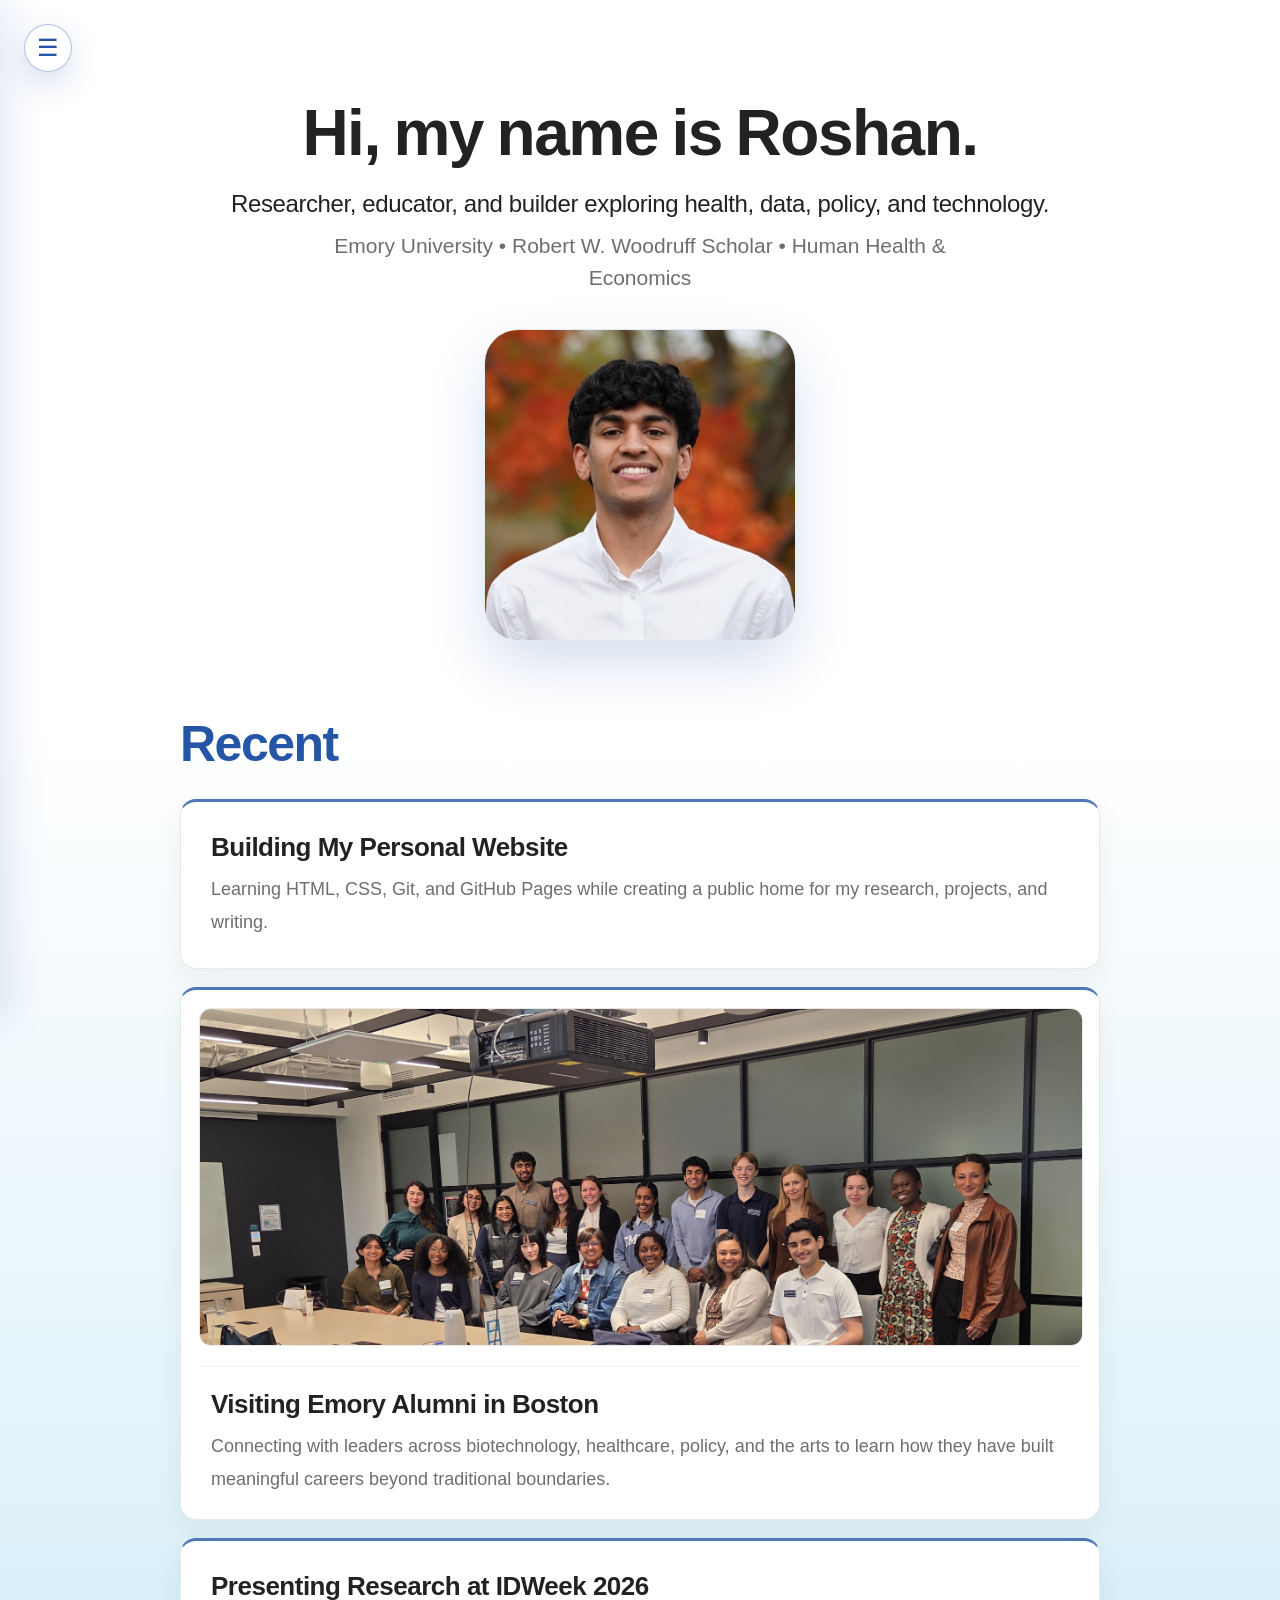
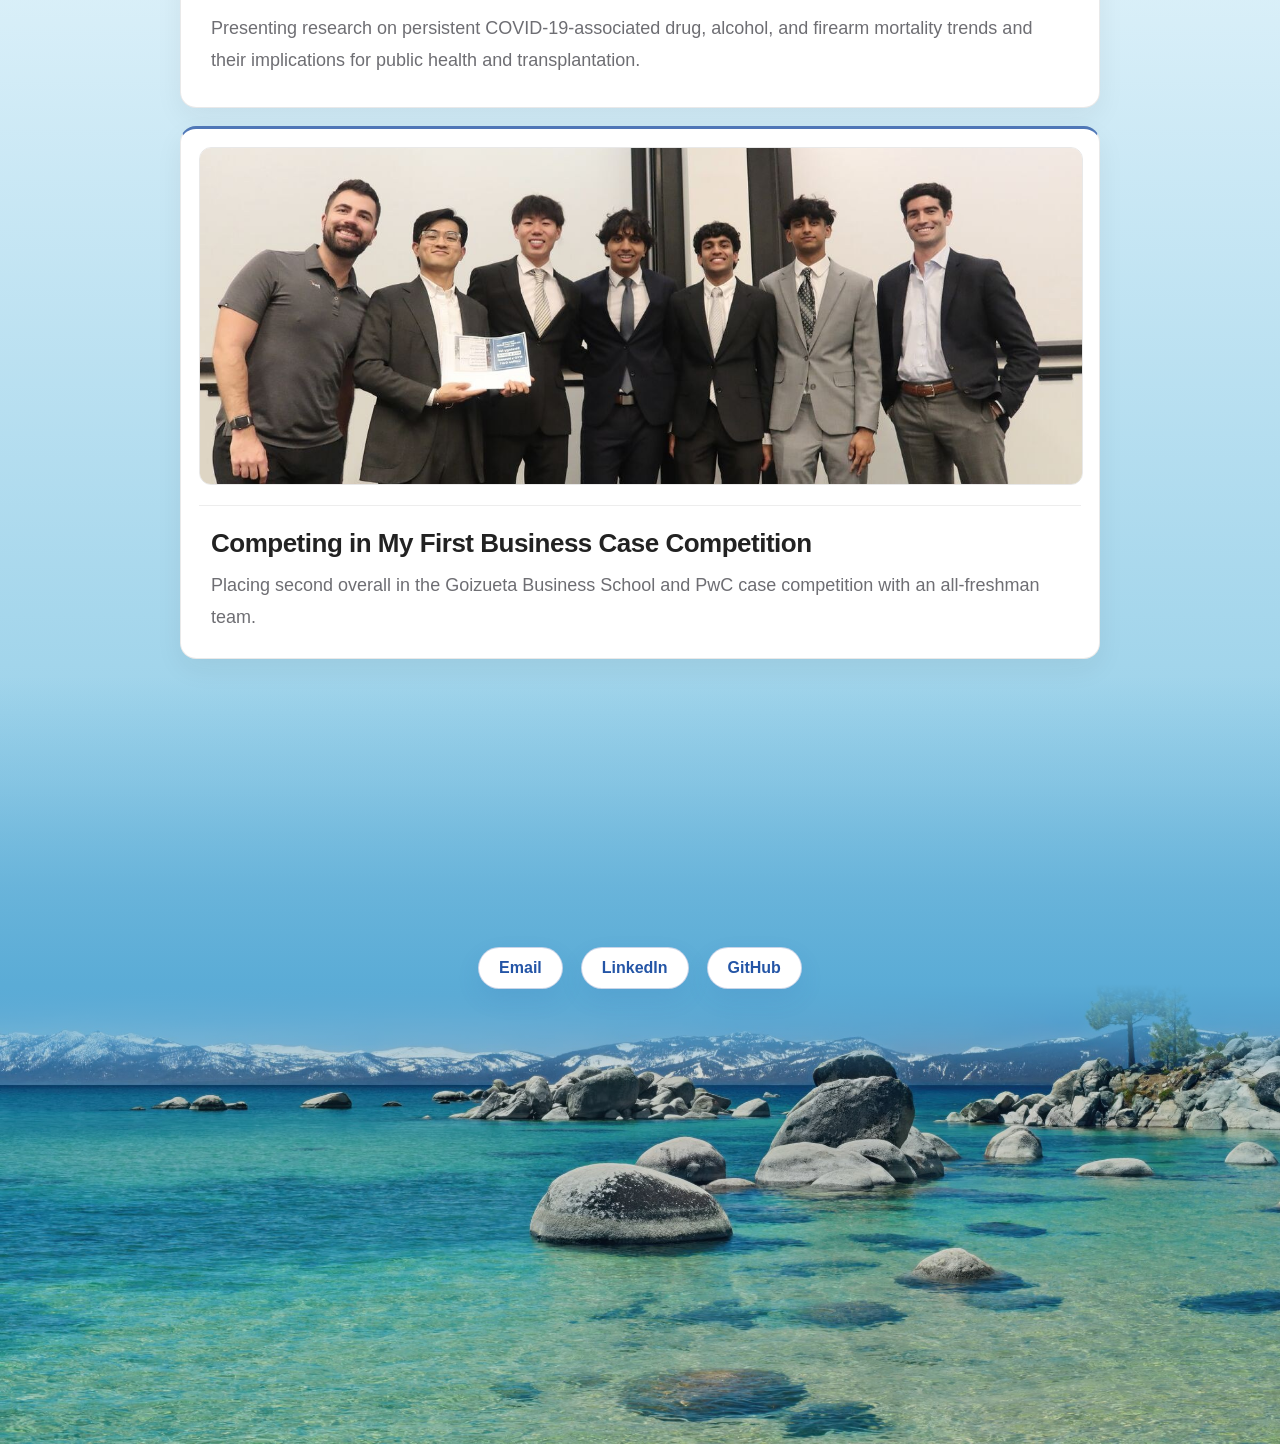
<file: index.html>
<!DOCTYPE html>
<html>
<head>
  <title>Home | Roshan Dhand</title>
  <link rel="stylesheet" href="style.css?v=20260604">
</head>

<body>

  <button class="menu-button" id="menuButton">☰</button>

  <nav class="side-menu" id="sideMenu">
    <a class="active" href="index.html">Home</a>
    <a href="research.html">Research</a>
    <a href="projects.html">Projects</a>
    <a href="updates.html">Updates</a>
    <a href="cv.html">CV</a>
    <a href="contact.html">Contact</a>
  </nav>

  <main class="page" id="latest">

    <section class="intro">
      <h1>Hi, my name is Roshan.</h1>

      <p class="intro-description intro-primary">
        Researcher, educator, and builder exploring health, data, policy, and technology.
      </p>

      <p class="intro-subtitle">
        Emory University • Robert W. Woodruff Scholar • Human Health &amp; Economics
      </p>

      <img src="./profile.jpeg" alt="Roshan Dhand" class="profile-pic">
    </section>

    <section class="recent home-recent">
      <h2>Recent</h2>

      <a class="tile tile-link" href="building-personal-website.html">
        <h3>Building My Personal Website</h3>
        <p>
          Learning HTML, CSS, Git, and GitHub Pages while creating a public home for my research, projects, and writing.
        </p>
      </a>

      <a class="tile tile-link update-card" href="visiting-emory-alumni-boston.html">
        <img class="update-preview people-preview" src="assets/boston-alumni-1.jpg" alt="Emory Scholars meeting alumni and professionals in Boston">
        <div class="update-card-content">
          <h3>Visiting Emory Alumni in Boston</h3>
          <p>
            Connecting with leaders across biotechnology, healthcare, policy, and the arts to learn how they have built meaningful careers beyond traditional boundaries.
          </p>
        </div>
      </a>

      <a class="tile tile-link" href="presenting-research-idweek-2026.html">
        <h3>Presenting Research at IDWeek 2026</h3>
        <p>
          Presenting research on persistent COVID-19-associated drug, alcohol, and firearm mortality trends and their implications for public health and transplantation.
        </p>
      </a>

      <a class="tile tile-link update-card" href="pwc-goizueta-case-competition.html">
        <img class="update-preview people-preview" src="assets/pwc-case-competition-team.jpeg" alt="Case competition finalists and PwC professionals after the presentation">
        <div class="update-card-content">
          <h3>Competing in My First Business Case Competition</h3>
          <p>
            Placing second overall in the Goizueta Business School and PwC case competition with an all-freshman team.
          </p>
        </div>
      </a>
    </section>

    <footer>
      <img class="footer-scene-image" src="26-Tahoe-Day.jpg" alt="Lake Tahoe shoreline with clear blue water, rocks, mountains, and sky">
      <div class="footer-links">
        <a class="footer-button" href="mailto:roshan.dhand@emory.edu">Email</a>
        <a class="footer-button" href="https://www.linkedin.com/in/roshandhand" target="_blank" rel="noreferrer">LinkedIn</a>
        <a class="footer-button" href="https://github.com/roshandhand" target="_blank" rel="noreferrer">GitHub</a>
      </div>
    </footer>

  </main>

  <script src="script.js?v=20260604"></script>

</body>
</html>
</file>
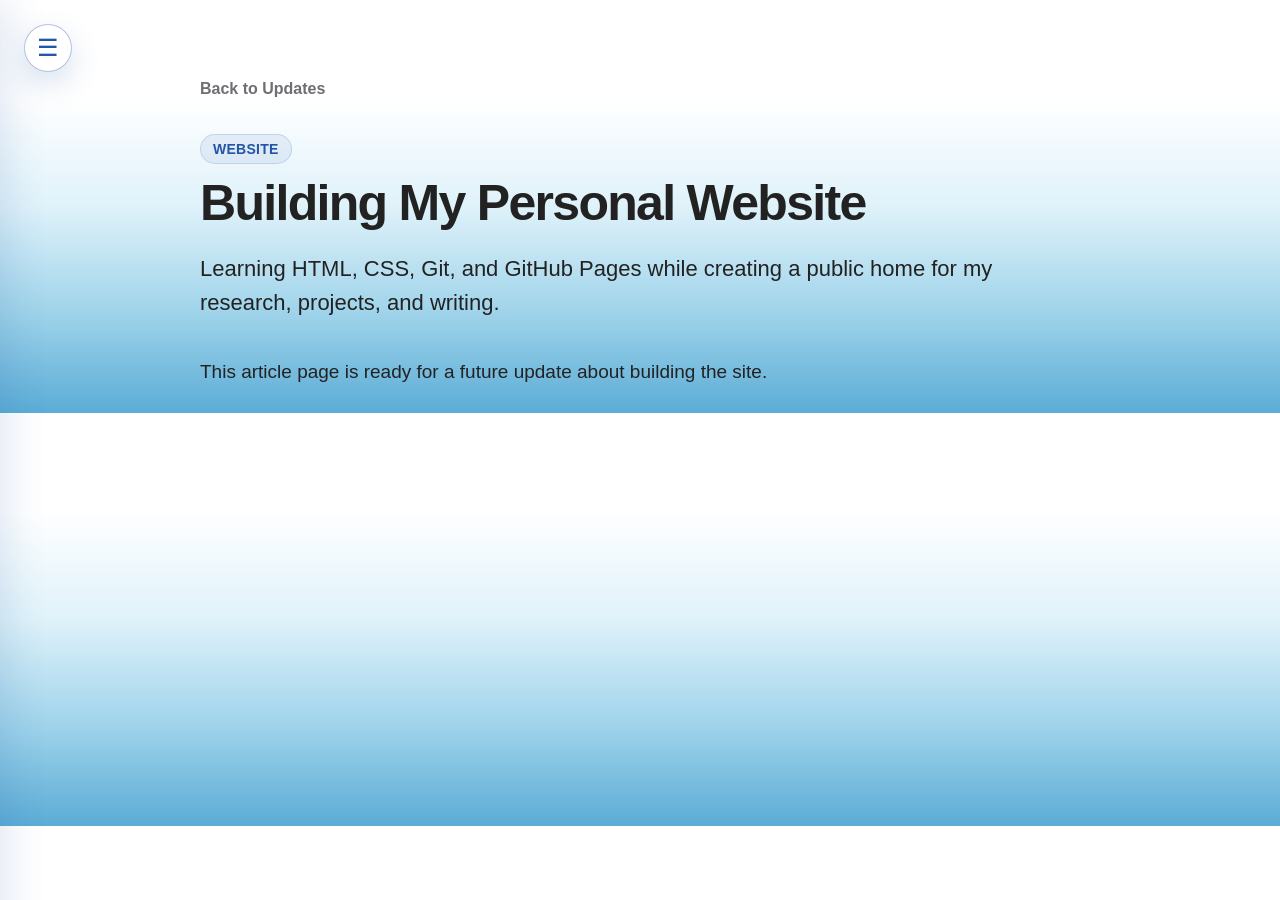
<file: building-personal-website.html>
<!DOCTYPE html>
<html>
<head>
  <title>Building My Personal Website | Roshan Dhand</title>
  <link rel="stylesheet" href="style.css?v=20260604">
</head>

<body>

  <button class="menu-button" id="menuButton">☰</button>

  <nav class="side-menu" id="sideMenu">
    <a href="index.html">Home</a>
    <a href="research.html">Research</a>
    <a href="projects.html">Projects</a>
    <a class="active" href="updates.html">Updates</a>
    <a href="cv.html">CV</a>
    <a href="contact.html">Contact</a>
  </nav>

  <main class="page article">
    <a class="back-link" href="updates.html">Back to Updates</a>
    <p class="article-meta">Website</p>
    <h1>Building My Personal Website</h1>
    <p class="article-summary">
      Learning HTML, CSS, Git, and GitHub Pages while creating a public home for my research, projects, and writing.
    </p>

    <section class="article-body">
      <p>This article page is ready for a future update about building the site.</p>
    </section>
  </main>

  <script src="script.js?v=20260604"></script>
</body>
</html>
</file>
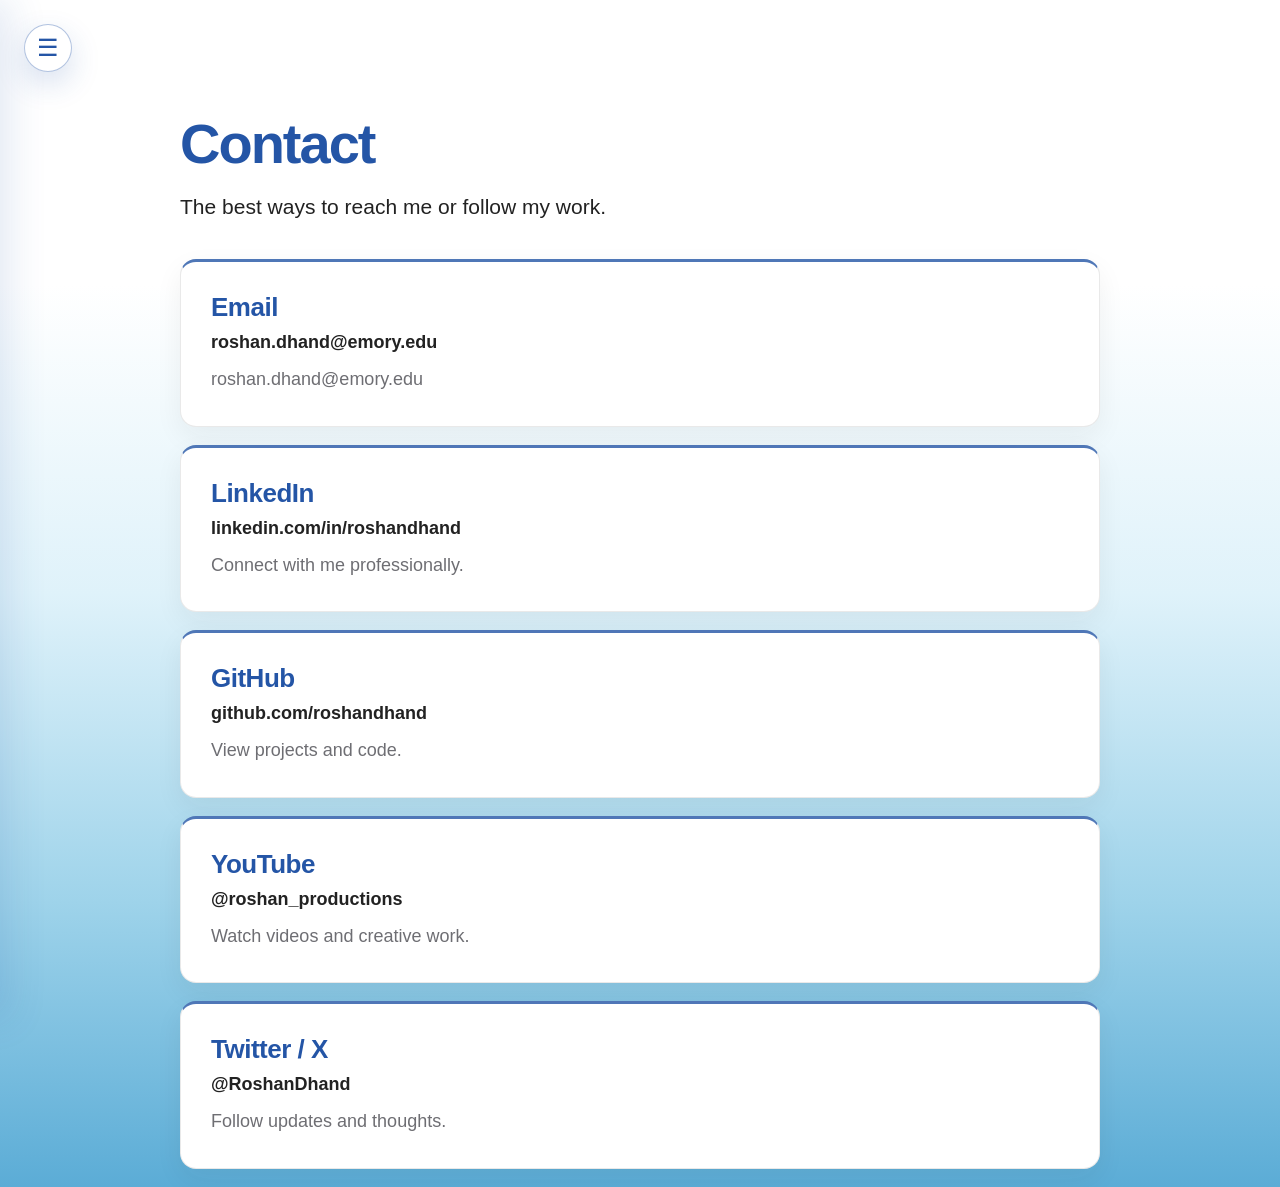
<file: contact.html>
<!DOCTYPE html>
<html>
<head>
  <title>Contact | Roshan Dhand</title>
  <link rel="stylesheet" href="style.css?v=20260604">
</head>

<body>

  <button class="menu-button" id="menuButton">☰</button>

  <nav class="side-menu" id="sideMenu">
    <a href="index.html">Home</a>
    <a href="research.html">Research</a>
    <a href="projects.html">Projects</a>
    <a href="updates.html">Updates</a>
    <a href="cv.html">CV</a>
    <a class="active" href="contact.html">Contact</a>
  </nav>

  <main class="page">
    <section class="page-header">
      <h1>Contact</h1>
      <p>
        The best ways to reach me or follow my work.
      </p>
    </section>

    <section class="recent">
      <a class="tile tile-link contact-card" href="mailto:roshan.dhand@emory.edu">
        <h3>Email</h3>
        <p class="contact-preview">roshan.dhand@emory.edu</p>
        <p>roshan.dhand@emory.edu</p>
      </a>

      <a class="tile tile-link contact-card" href="https://www.linkedin.com/in/roshandhand" target="_blank" rel="noreferrer">
        <h3>LinkedIn</h3>
        <p class="contact-preview">linkedin.com/in/roshandhand</p>
        <p>Connect with me professionally.</p>
      </a>

      <a class="tile tile-link contact-card" href="https://github.com/roshandhand" target="_blank" rel="noreferrer">
        <h3>GitHub</h3>
        <p class="contact-preview">github.com/roshandhand</p>
        <p>View projects and code.</p>
      </a>

      <a class="tile tile-link contact-card" href="https://www.youtube.com/@roshan_productions?themeRefresh=1" target="_blank" rel="noreferrer">
        <h3>YouTube</h3>
        <p class="contact-preview">@roshan_productions</p>
        <p>Watch videos and creative work.</p>
      </a>

      <a class="tile tile-link contact-card" href="https://x.com/RoshanDhand" target="_blank" rel="noreferrer">
        <h3>Twitter / X</h3>
        <p class="contact-preview">@RoshanDhand</p>
        <p>Follow updates and thoughts.</p>
      </a>
    </section>
  </main>

  <script src="script.js?v=20260604"></script>
</body>
</html>
</file>
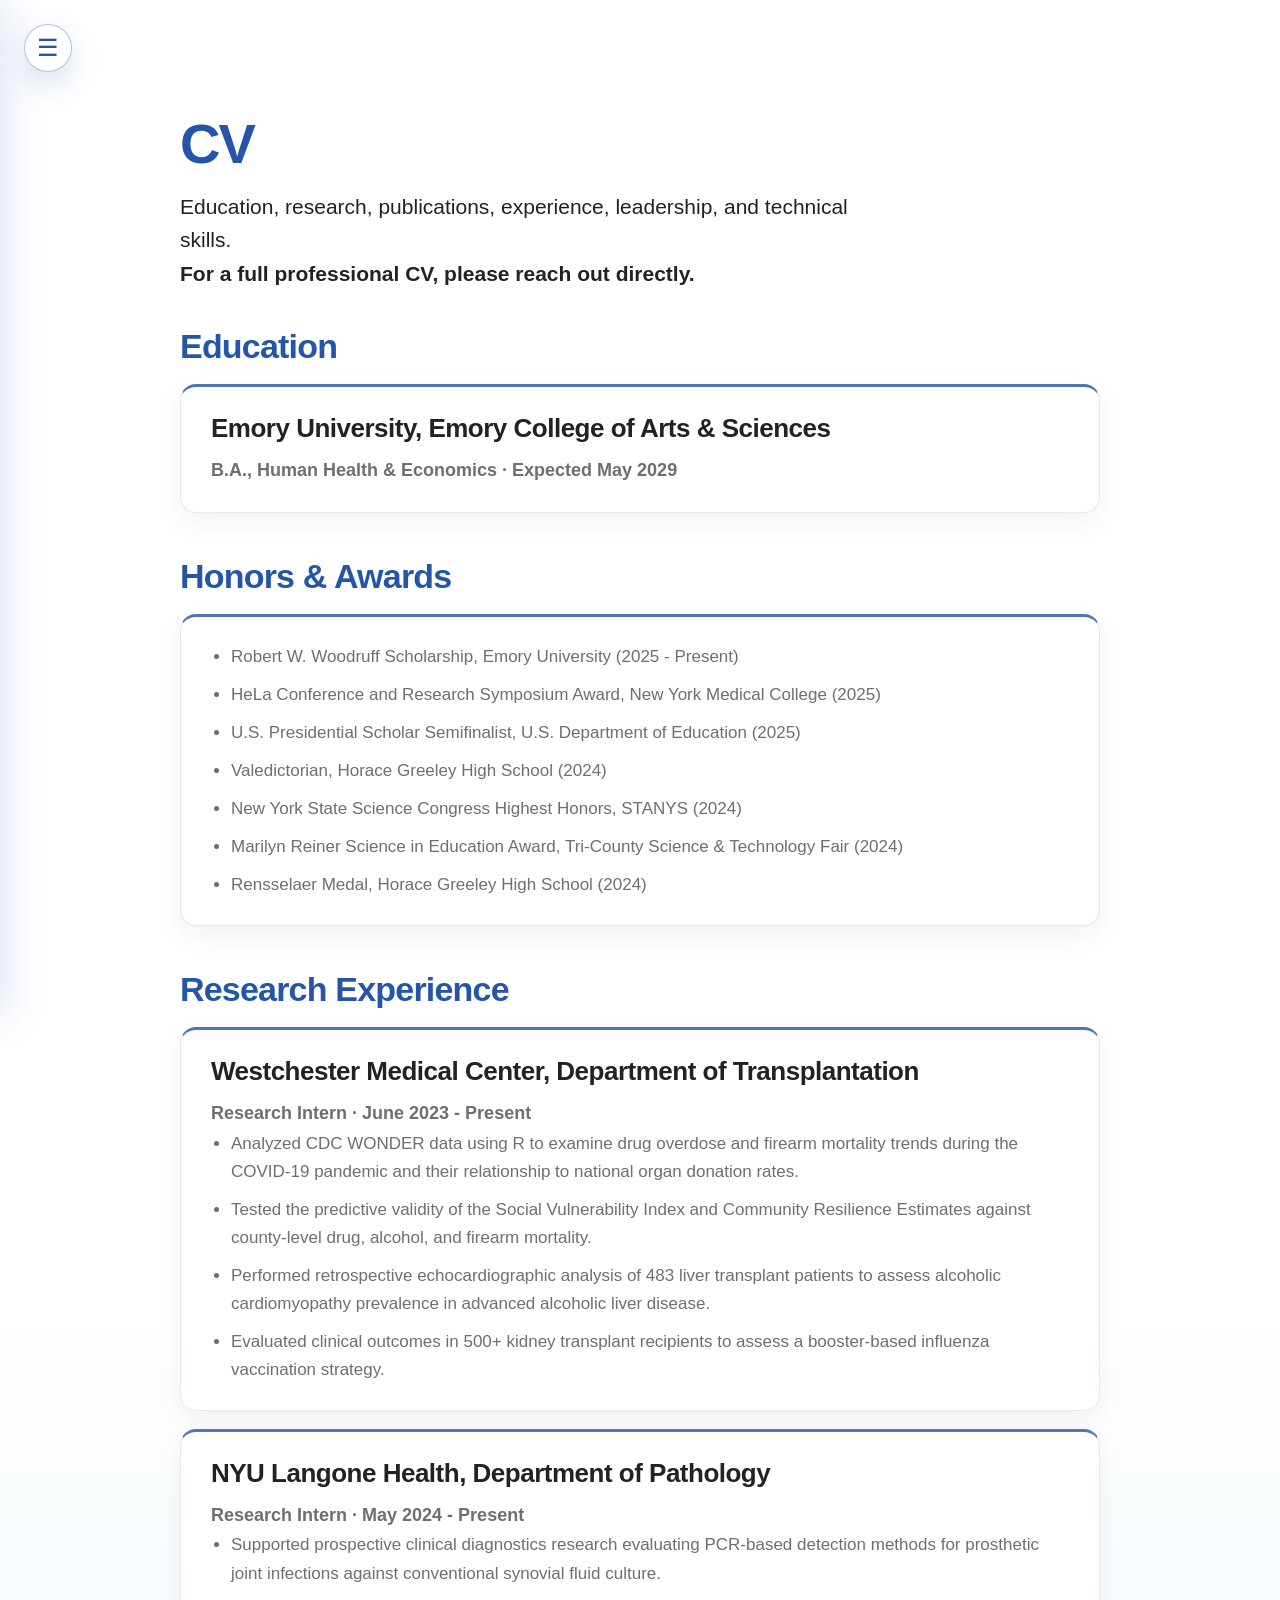
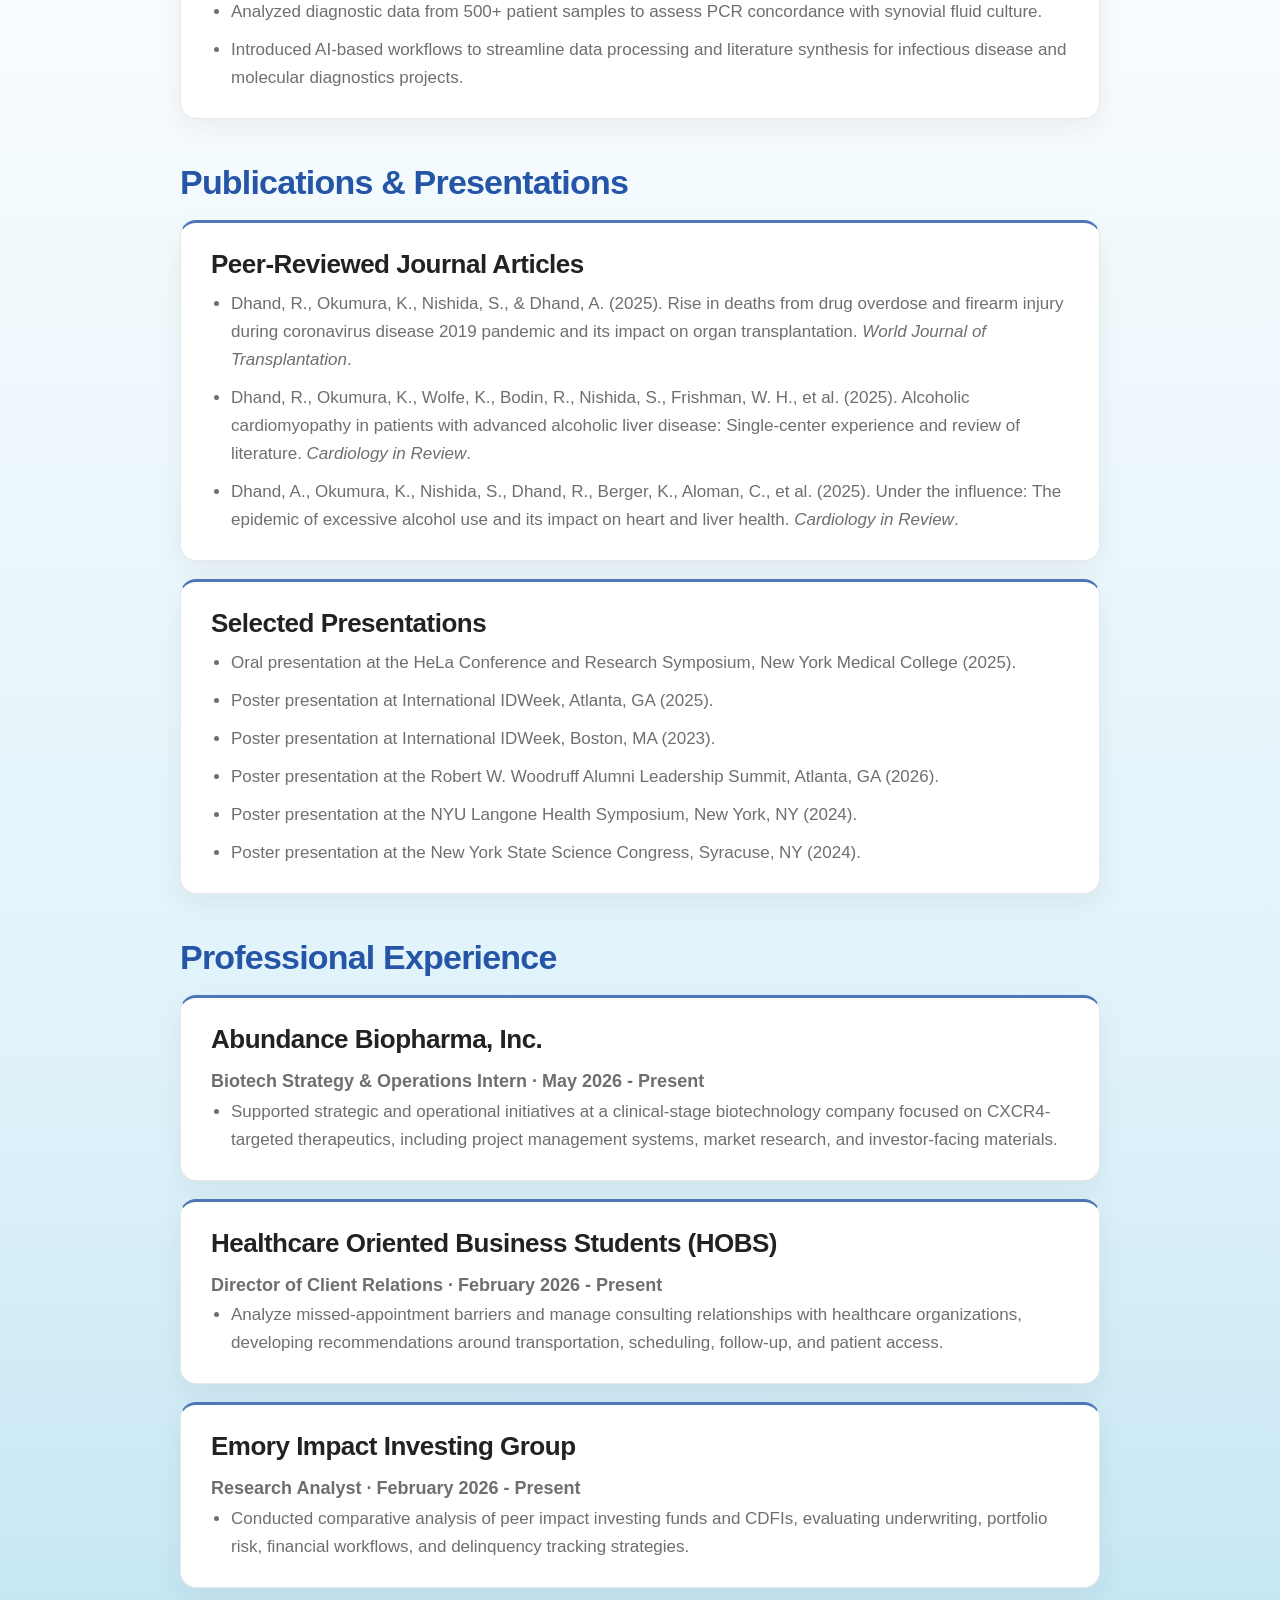
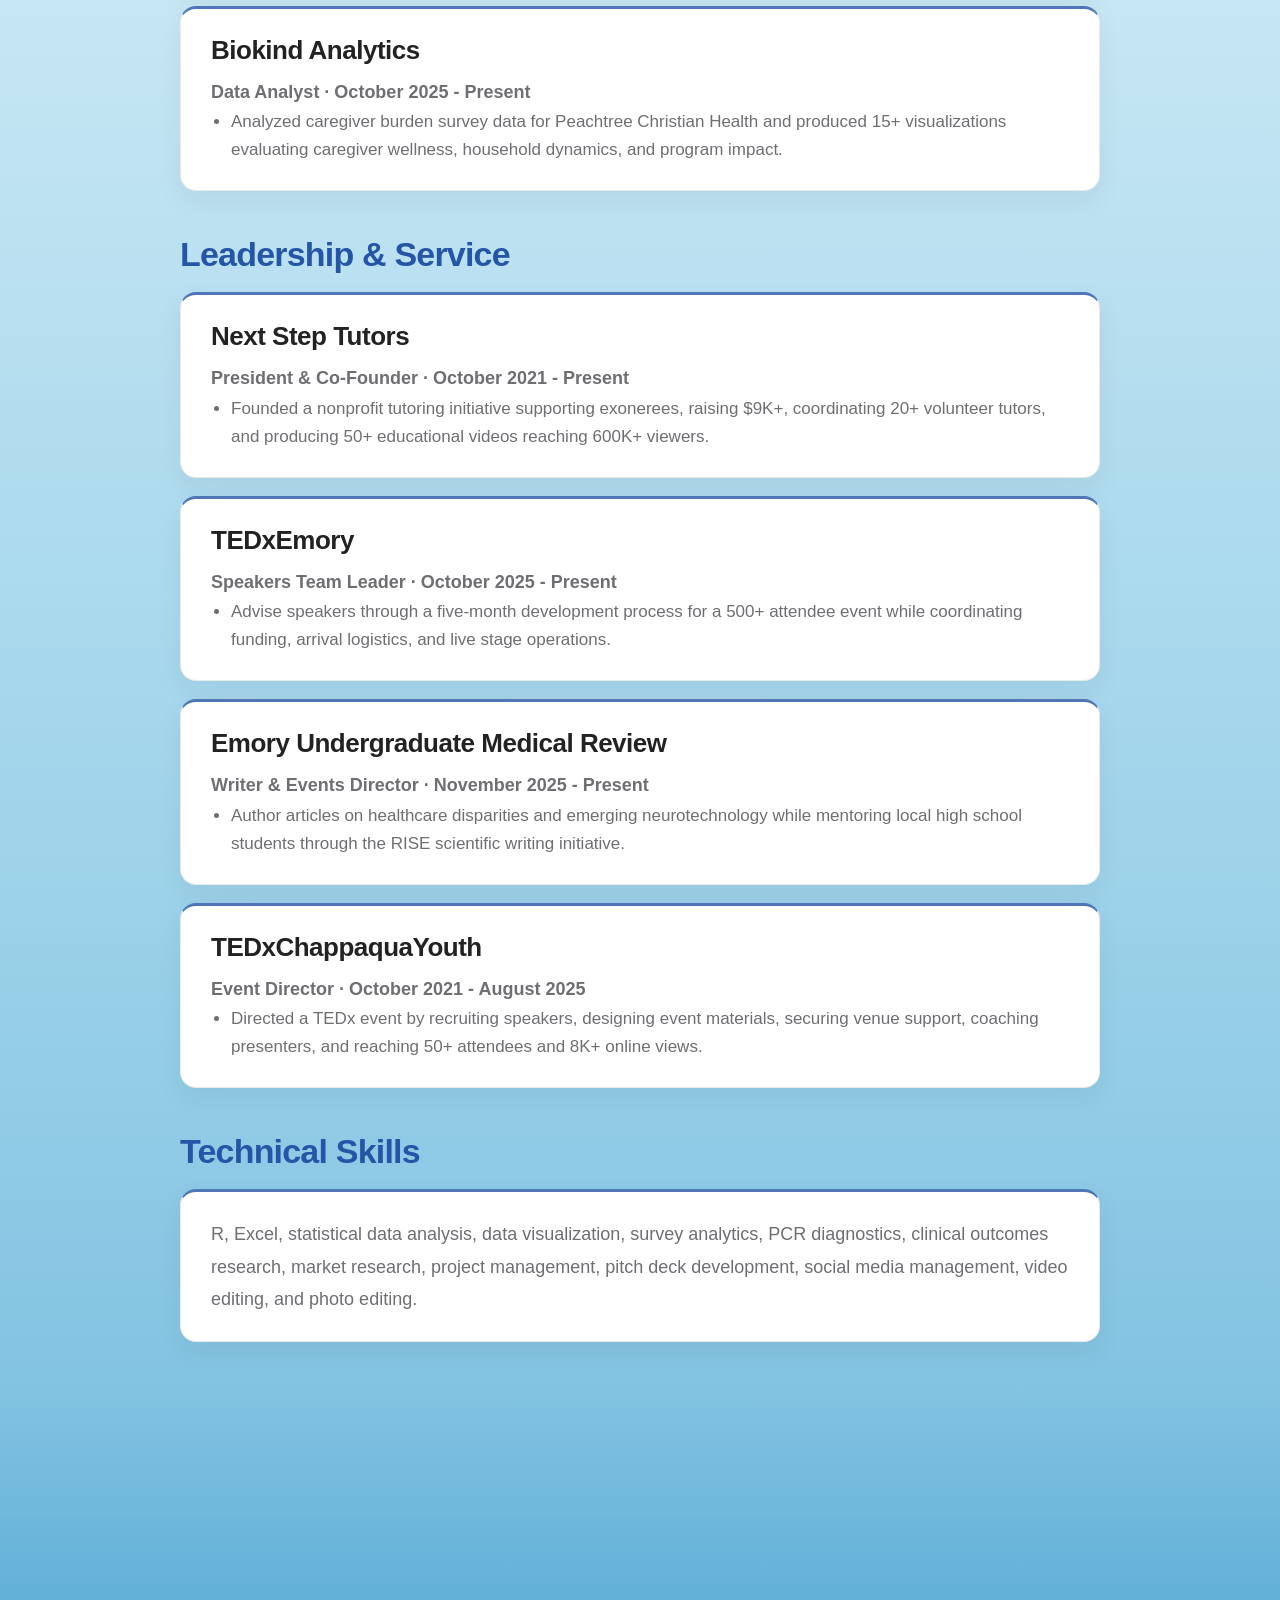
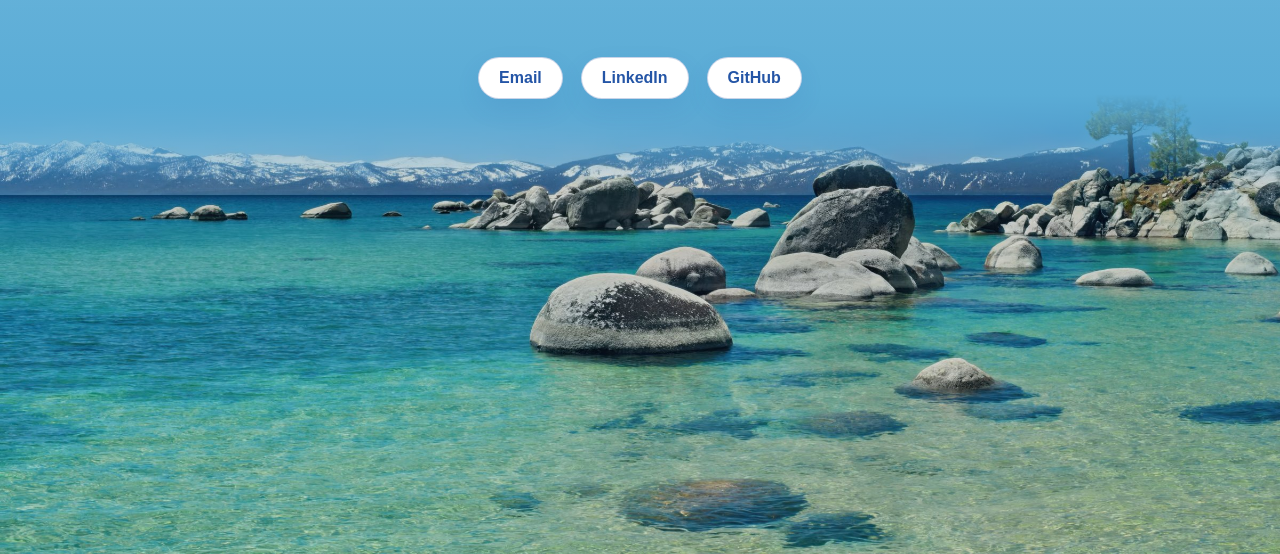
<file: cv.html>
<!DOCTYPE html>
<html>
<head>
  <title>CV | Roshan Dhand</title>
  <link rel="stylesheet" href="style.css?v=20260604">
</head>

<body>

  <button class="menu-button" id="menuButton">☰</button>

  <nav class="side-menu" id="sideMenu">
    <a href="index.html">Home</a>
    <a href="research.html">Research</a>
    <a href="projects.html">Projects</a>
    <a href="updates.html">Updates</a>
    <a class="active" href="cv.html">CV</a>
    <a href="contact.html">Contact</a>
  </nav>

  <main class="page">
    <section class="page-header">
      <h1>CV</h1>
      <p>
        Education, research, publications, experience, leadership, and technical skills.
      </p>
      <p class="cv-note">
        For a full professional CV, please reach out directly.
      </p>
    </section>

    <section class="cv-section">
      <h2>Education</h2>
      <div class="tile cv-item">
        <h3>Emory University, Emory College of Arts &amp; Sciences</h3>
        <p class="cv-meta">B.A., Human Health &amp; Economics · Expected May 2029</p>
      </div>
    </section>

    <section class="cv-section">
      <h2>Honors &amp; Awards</h2>
      <div class="tile cv-item">
        <ul class="cv-list">
          <li>Robert W. Woodruff Scholarship, Emory University (2025 - Present)</li>
          <li>HeLa Conference and Research Symposium Award, New York Medical College (2025)</li>
          <li>U.S. Presidential Scholar Semifinalist, U.S. Department of Education (2025)</li>
          <li>Valedictorian, Horace Greeley High School (2024)</li>
          <li>New York State Science Congress Highest Honors, STANYS (2024)</li>
          <li>Marilyn Reiner Science in Education Award, Tri-County Science &amp; Technology Fair (2024)</li>
          <li>Rensselaer Medal, Horace Greeley High School (2024)</li>
        </ul>
      </div>
    </section>

    <section class="cv-section">
      <h2>Research Experience</h2>
      <div class="tile cv-item">
        <h3>Westchester Medical Center, Department of Transplantation</h3>
        <p class="cv-meta">Research Intern · June 2023 - Present</p>
        <ul class="cv-list">
          <li>Analyzed CDC WONDER data using R to examine drug overdose and firearm mortality trends during the COVID-19 pandemic and their relationship to national organ donation rates.</li>
          <li>Tested the predictive validity of the Social Vulnerability Index and Community Resilience Estimates against county-level drug, alcohol, and firearm mortality.</li>
          <li>Performed retrospective echocardiographic analysis of 483 liver transplant patients to assess alcoholic cardiomyopathy prevalence in advanced alcoholic liver disease.</li>
          <li>Evaluated clinical outcomes in 500+ kidney transplant recipients to assess a booster-based influenza vaccination strategy.</li>
        </ul>
      </div>

      <div class="tile cv-item">
        <h3>NYU Langone Health, Department of Pathology</h3>
        <p class="cv-meta">Research Intern · May 2024 - Present</p>
        <ul class="cv-list">
          <li>Supported prospective clinical diagnostics research evaluating PCR-based detection methods for prosthetic joint infections against conventional synovial fluid culture.</li>
          <li>Analyzed diagnostic data from 500+ patient samples to assess PCR concordance with synovial fluid culture.</li>
          <li>Introduced AI-based workflows to streamline data processing and literature synthesis for infectious disease and molecular diagnostics projects.</li>
        </ul>
      </div>
    </section>

    <section class="cv-section">
      <h2>Publications &amp; Presentations</h2>
      <div class="tile cv-item">
        <h3>Peer-Reviewed Journal Articles</h3>
        <ul class="cv-list">
          <li>Dhand, R., Okumura, K., Nishida, S., &amp; Dhand, A. (2025). Rise in deaths from drug overdose and firearm injury during coronavirus disease 2019 pandemic and its impact on organ transplantation. <em>World Journal of Transplantation</em>.</li>
          <li>Dhand, R., Okumura, K., Wolfe, K., Bodin, R., Nishida, S., Frishman, W. H., et al. (2025). Alcoholic cardiomyopathy in patients with advanced alcoholic liver disease: Single-center experience and review of literature. <em>Cardiology in Review</em>.</li>
          <li>Dhand, A., Okumura, K., Nishida, S., Dhand, R., Berger, K., Aloman, C., et al. (2025). Under the influence: The epidemic of excessive alcohol use and its impact on heart and liver health. <em>Cardiology in Review</em>.</li>
        </ul>
      </div>

      <div class="tile cv-item">
        <h3>Selected Presentations</h3>
        <ul class="cv-list">
          <li>Oral presentation at the HeLa Conference and Research Symposium, New York Medical College (2025).</li>
          <li>Poster presentation at International IDWeek, Atlanta, GA (2025).</li>
          <li>Poster presentation at International IDWeek, Boston, MA (2023).</li>
          <li>Poster presentation at the Robert W. Woodruff Alumni Leadership Summit, Atlanta, GA (2026).</li>
          <li>Poster presentation at the NYU Langone Health Symposium, New York, NY (2024).</li>
          <li>Poster presentation at the New York State Science Congress, Syracuse, NY (2024).</li>
        </ul>
      </div>
    </section>

    <section class="cv-section">
      <h2>Professional Experience</h2>
      <div class="tile cv-item">
        <h3>Abundance Biopharma, Inc.</h3>
        <p class="cv-meta">Biotech Strategy &amp; Operations Intern · May 2026 - Present</p>
        <ul class="cv-list">
          <li>Supported strategic and operational initiatives at a clinical-stage biotechnology company focused on CXCR4-targeted therapeutics, including project management systems, market research, and investor-facing materials.</li>
        </ul>
      </div>

      <div class="tile cv-item">
        <h3>Healthcare Oriented Business Students (HOBS)</h3>
        <p class="cv-meta">Director of Client Relations · February 2026 - Present</p>
        <ul class="cv-list">
          <li>Analyze missed-appointment barriers and manage consulting relationships with healthcare organizations, developing recommendations around transportation, scheduling, follow-up, and patient access.</li>
        </ul>
      </div>

      <div class="tile cv-item">
        <h3>Emory Impact Investing Group</h3>
        <p class="cv-meta">Research Analyst · February 2026 - Present</p>
        <ul class="cv-list">
          <li>Conducted comparative analysis of peer impact investing funds and CDFIs, evaluating underwriting, portfolio risk, financial workflows, and delinquency tracking strategies.</li>
        </ul>
      </div>

      <div class="tile cv-item">
        <h3>Biokind Analytics</h3>
        <p class="cv-meta">Data Analyst · October 2025 - Present</p>
        <ul class="cv-list">
          <li>Analyzed caregiver burden survey data for Peachtree Christian Health and produced 15+ visualizations evaluating caregiver wellness, household dynamics, and program impact.</li>
        </ul>
      </div>
    </section>

    <section class="cv-section">
      <h2>Leadership &amp; Service</h2>
      <div class="tile cv-item">
        <h3>Next Step Tutors</h3>
        <p class="cv-meta">President &amp; Co-Founder · October 2021 - Present</p>
        <ul class="cv-list">
          <li>Founded a nonprofit tutoring initiative supporting exonerees, raising $9K+, coordinating 20+ volunteer tutors, and producing 50+ educational videos reaching 600K+ viewers.</li>
        </ul>
      </div>

      <div class="tile cv-item">
        <h3>TEDxEmory</h3>
        <p class="cv-meta">Speakers Team Leader · October 2025 - Present</p>
        <ul class="cv-list">
          <li>Advise speakers through a five-month development process for a 500+ attendee event while coordinating funding, arrival logistics, and live stage operations.</li>
        </ul>
      </div>

      <div class="tile cv-item">
        <h3>Emory Undergraduate Medical Review</h3>
        <p class="cv-meta">Writer &amp; Events Director · November 2025 - Present</p>
        <ul class="cv-list">
          <li>Author articles on healthcare disparities and emerging neurotechnology while mentoring local high school students through the RISE scientific writing initiative.</li>
        </ul>
      </div>

      <div class="tile cv-item">
        <h3>TEDxChappaquaYouth</h3>
        <p class="cv-meta">Event Director · October 2021 - August 2025</p>
        <ul class="cv-list">
          <li>Directed a TEDx event by recruiting speakers, designing event materials, securing venue support, coaching presenters, and reaching 50+ attendees and 8K+ online views.</li>
        </ul>
      </div>
    </section>

    <section class="cv-section">
      <h2>Technical Skills</h2>
      <div class="tile cv-item">
        <p>
          R, Excel, statistical data analysis, data visualization, survey analytics, PCR diagnostics, clinical outcomes research, market research, project management, pitch deck development, social media management, video editing, and photo editing.
        </p>
      </div>
    </section>

    <footer>
      <img class="footer-scene-image" src="26-Tahoe-Day.jpg" alt="Lake Tahoe shoreline with clear blue water, rocks, mountains, and sky">
      <div class="footer-links">
        <a class="footer-button" href="mailto:roshan.dhand@emory.edu">Email</a>
        <a class="footer-button" href="https://www.linkedin.com/in/roshandhand" target="_blank" rel="noreferrer">LinkedIn</a>
        <a class="footer-button" href="https://github.com/roshandhand" target="_blank" rel="noreferrer">GitHub</a>
      </div>
    </footer>
  </main>

  <script src="script.js?v=20260604"></script>
</body>
</html>
</file>
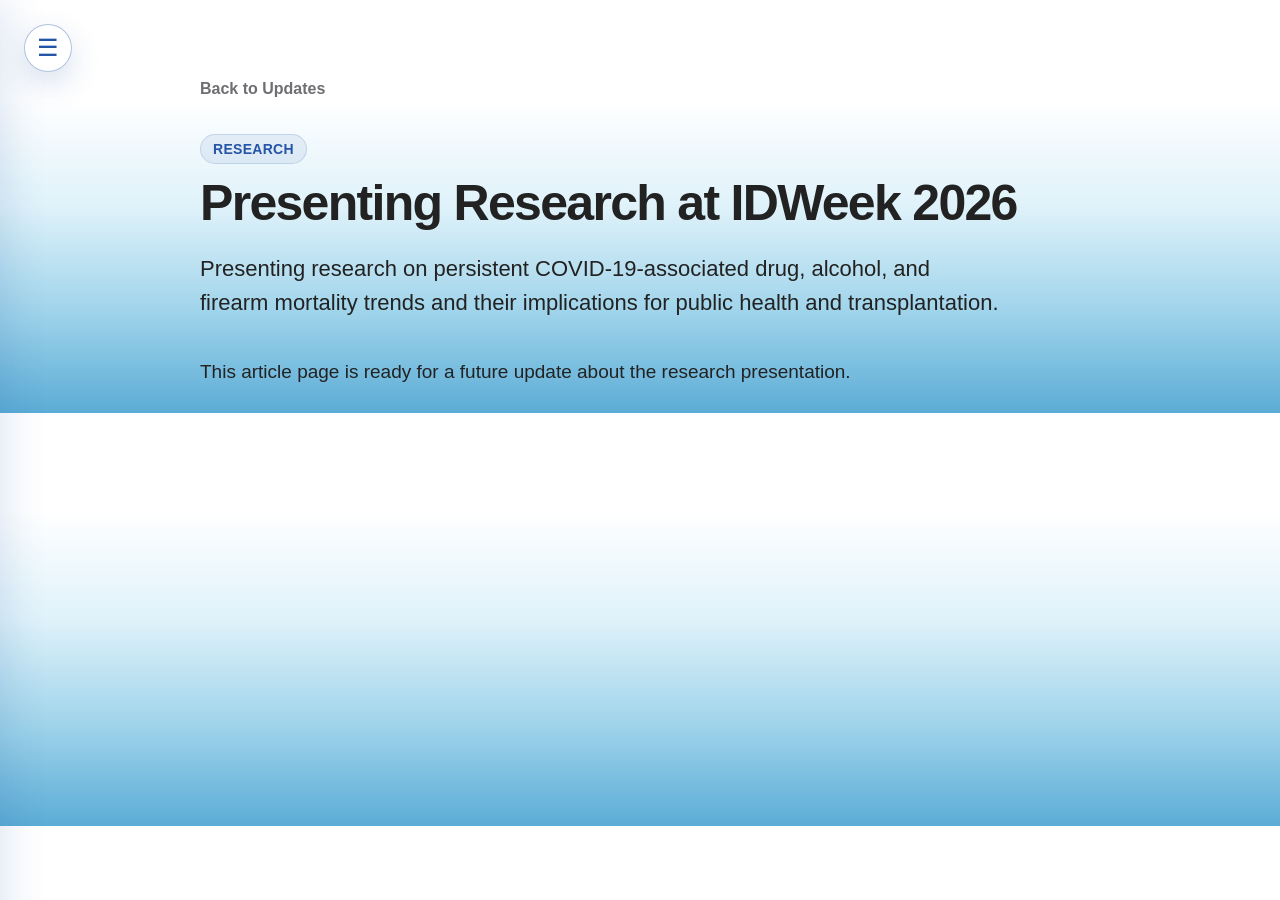
<file: presenting-research-idweek-2026.html>
<!DOCTYPE html>
<html>
<head>
  <title>Presenting Research at IDWeek 2026 | Roshan Dhand</title>
  <link rel="stylesheet" href="style.css?v=20260604">
</head>

<body>

  <button class="menu-button" id="menuButton">☰</button>

  <nav class="side-menu" id="sideMenu">
    <a href="index.html">Home</a>
    <a href="research.html">Research</a>
    <a href="projects.html">Projects</a>
    <a class="active" href="updates.html">Updates</a>
    <a href="cv.html">CV</a>
    <a href="contact.html">Contact</a>
  </nav>

  <main class="page article">
    <a class="back-link" href="updates.html">Back to Updates</a>
    <p class="article-meta">Research</p>
    <h1>Presenting Research at IDWeek 2026</h1>
    <p class="article-summary">
      Presenting research on persistent COVID-19-associated drug, alcohol, and firearm mortality trends and their implications for public health and transplantation.
    </p>

    <section class="article-body">
      <p>This article page is ready for a future update about the research presentation.</p>
    </section>
  </main>

  <script src="script.js?v=20260604"></script>
</body>
</html>
</file>
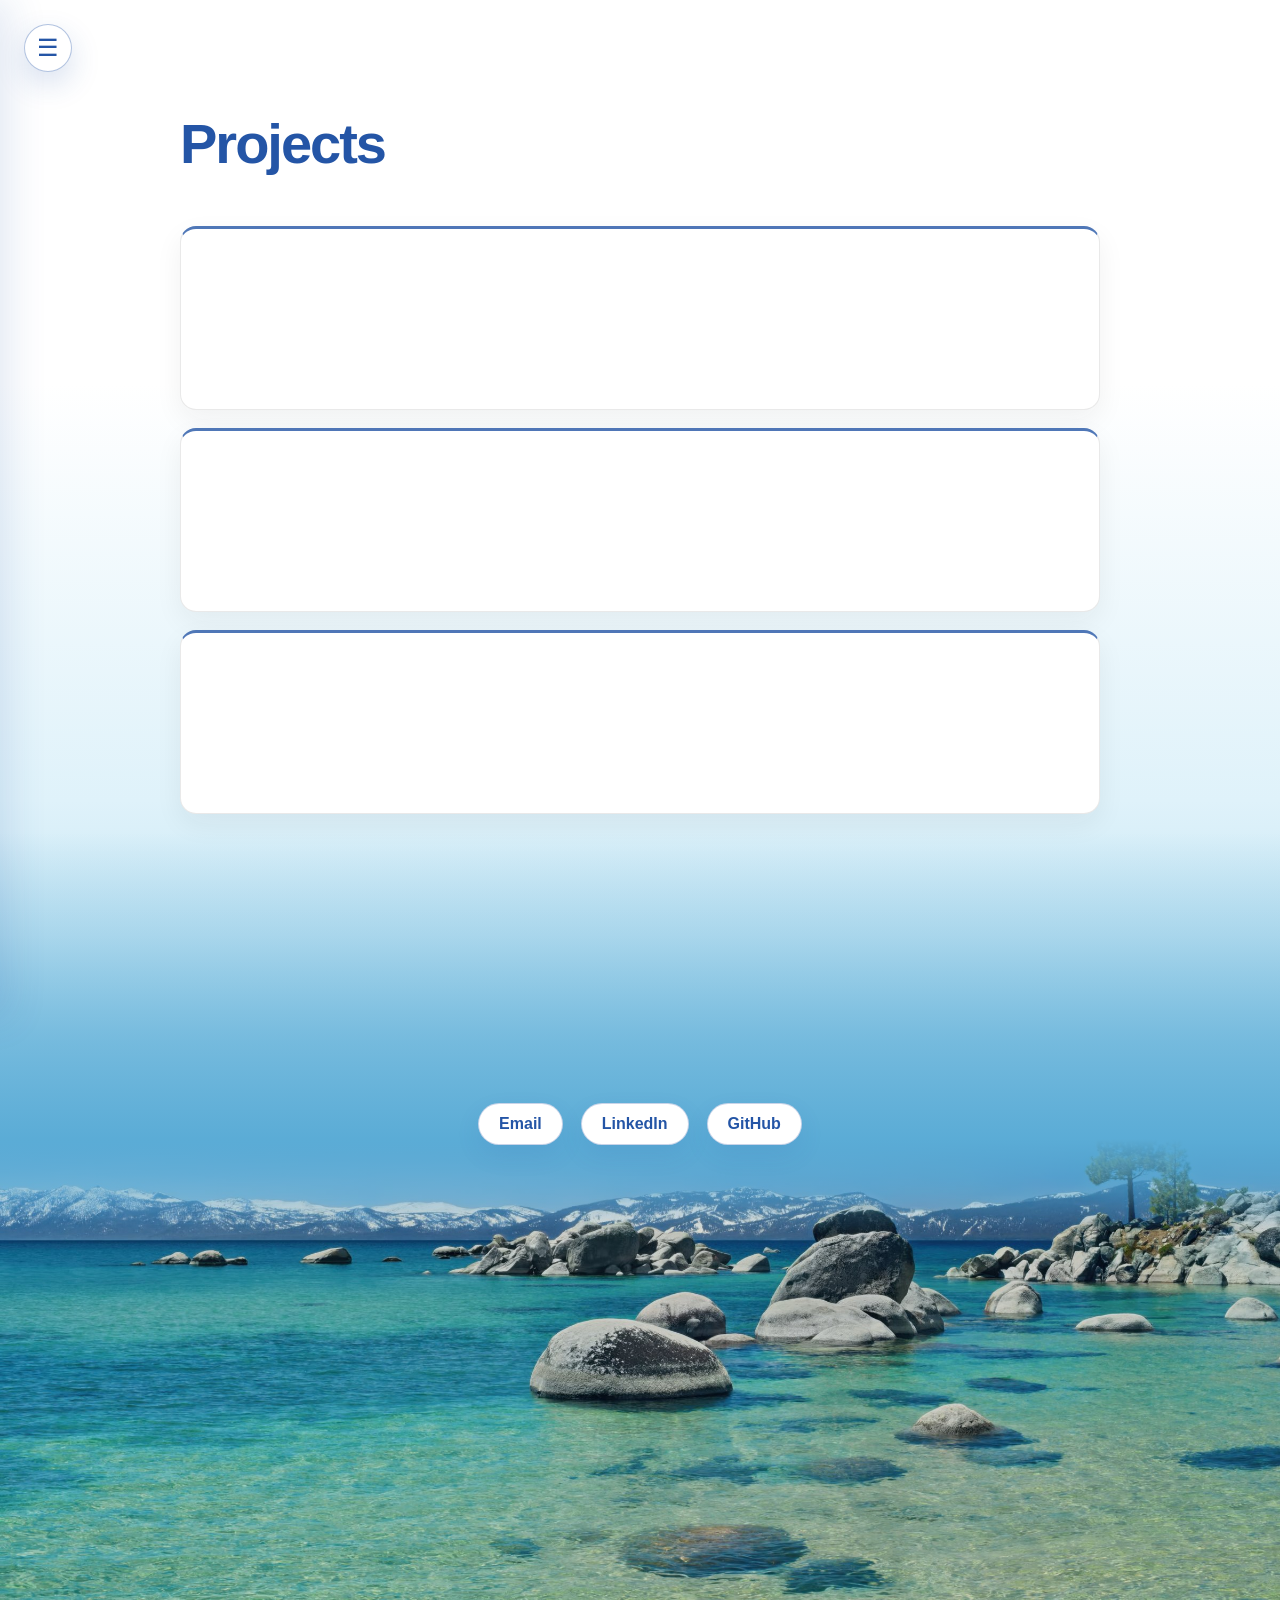
<file: projects.html>
<!DOCTYPE html>
<html>
<head>
  <title>Projects | Roshan Dhand</title>
  <link rel="stylesheet" href="style.css?v=20260604">
</head>

<body>

  <button class="menu-button" id="menuButton">☰</button>

  <nav class="side-menu" id="sideMenu">
    <a href="index.html">Home</a>
    <a href="research.html">Research</a>
    <a class="active" href="projects.html">Projects</a>
    <a href="updates.html">Updates</a>
    <a href="cv.html">CV</a>
    <a href="contact.html">Contact</a>
  </nav>

  <main class="page">
    <section class="page-header">
      <h1>Projects</h1>
      <p></p>
    </section>

    <section class="recent">
      <div class="tile blank-tile"></div>
      <div class="tile blank-tile"></div>
      <div class="tile blank-tile"></div>
    </section>

    <footer>
      <img class="footer-scene-image" src="26-Tahoe-Day.jpg" alt="Lake Tahoe shoreline with clear blue water, rocks, mountains, and sky">
      <div class="footer-links">
        <a class="footer-button" href="mailto:roshan.dhand@emory.edu">Email</a>
        <a class="footer-button" href="https://www.linkedin.com/in/roshandhand" target="_blank" rel="noreferrer">LinkedIn</a>
        <a class="footer-button" href="https://github.com/roshandhand" target="_blank" rel="noreferrer">GitHub</a>
      </div>
    </footer>
  </main>

  <script src="script.js?v=20260604"></script>
</body>
</html>
</file>
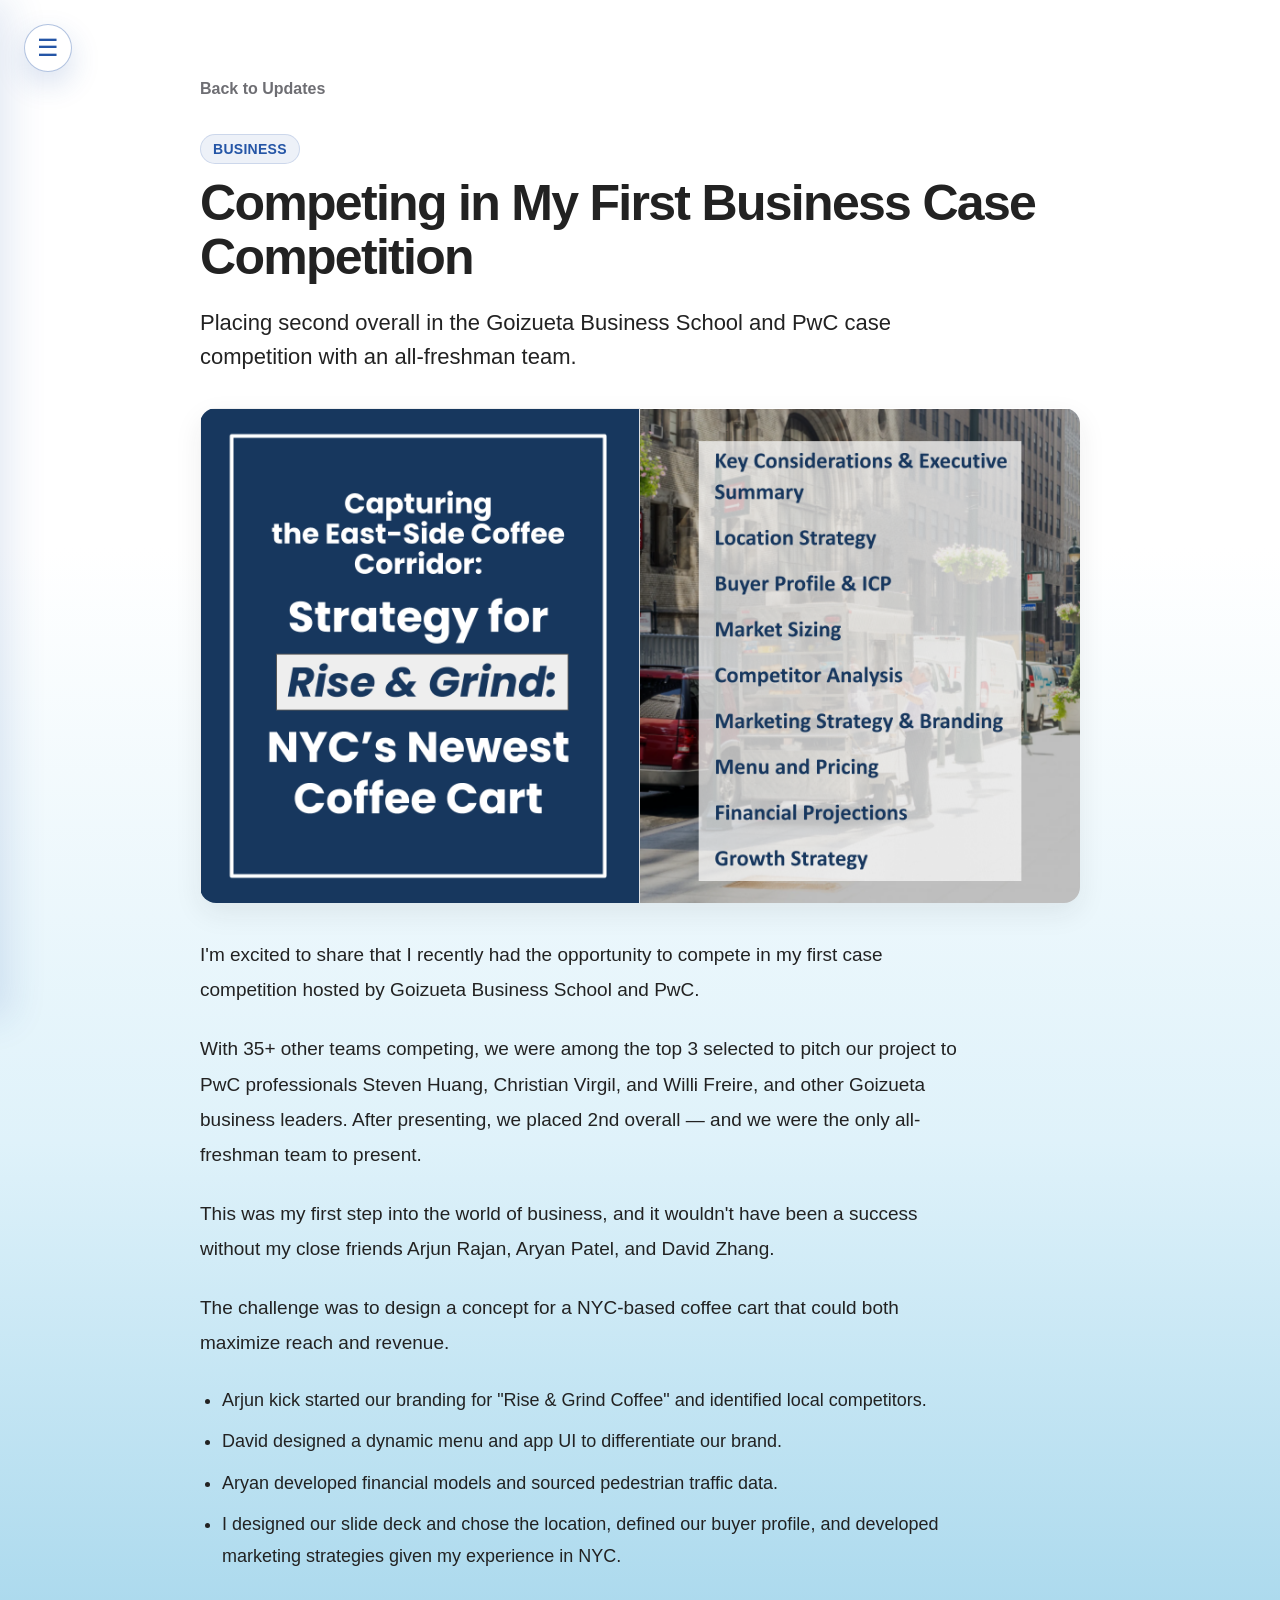
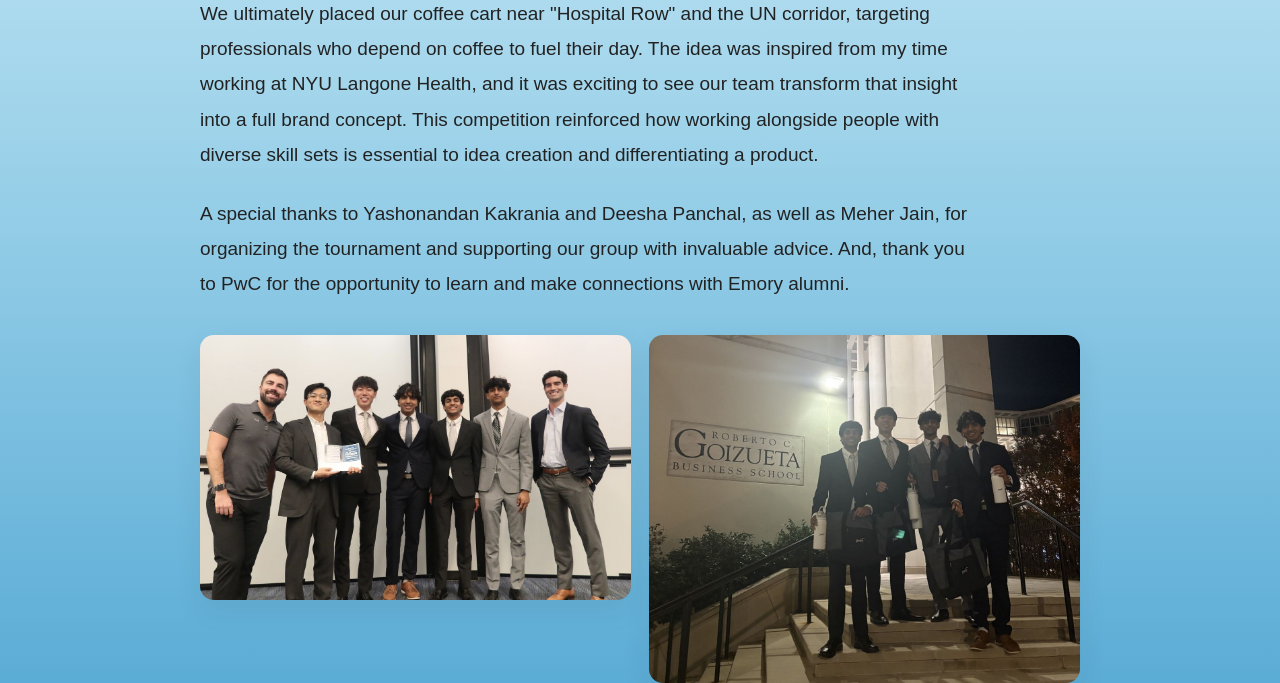
<file: pwc-goizueta-case-competition.html>
<!DOCTYPE html>
<html>
<head>
  <title>Competing in My First Business Case Competition | Roshan Dhand</title>
  <link rel="stylesheet" href="style.css?v=20260604">
</head>

<body>

  <button class="menu-button" id="menuButton">☰</button>

  <nav class="side-menu" id="sideMenu">
    <a href="index.html">Home</a>
    <a href="research.html">Research</a>
    <a href="projects.html">Projects</a>
    <a class="active" href="updates.html">Updates</a>
    <a href="cv.html">CV</a>
    <a href="contact.html">Contact</a>
  </nav>

  <main class="page article">
    <a class="back-link" href="updates.html">Back to Updates</a>
    <p class="article-meta">Business</p>
    <h1>Competing in My First Business Case Competition</h1>
    <p class="article-summary">
      Placing second overall in the Goizueta Business School and PwC case competition with an all-freshman team.
    </p>

    <img class="article-hero" src="assets/pwc-case-competition-slide.png" alt="Rise and Grind coffee cart strategy slide deck cover">

    <section class="article-body">
      <p>I'm excited to share that I recently had the opportunity to compete in my first case competition hosted by Goizueta Business School and PwC.</p>

      <p>With 35+ other teams competing, we were among the top 3 selected to pitch our project to PwC professionals Steven Huang, Christian Virgil, and Willi Freire, and other Goizueta business leaders. After presenting, we placed 2nd overall — and we were the only all-freshman team to present.</p>

      <p>This was my first step into the world of business, and it wouldn't have been a success without my close friends Arjun Rajan, Aryan Patel, and David Zhang.</p>

      <p>The challenge was to design a concept for a NYC-based coffee cart that could both maximize reach and revenue.</p>

      <ul class="article-list">
        <li>Arjun kick started our branding for "Rise &amp; Grind Coffee" and identified local competitors.</li>
        <li>David designed a dynamic menu and app UI to differentiate our brand.</li>
        <li>Aryan developed financial models and sourced pedestrian traffic data.</li>
        <li>I designed our slide deck and chose the location, defined our buyer profile, and developed marketing strategies given my experience in NYC.</li>
      </ul>

      <p>We ultimately placed our coffee cart near "Hospital Row" and the UN corridor, targeting professionals who depend on coffee to fuel their day. The idea was inspired from my time working at NYU Langone Health, and it was exciting to see our team transform that insight into a full brand concept. This competition reinforced how working alongside people with diverse skill sets is essential to idea creation and differentiating a product.</p>

      <p>A special thanks to Yashonandan Kakrania and Deesha Panchal, as well as Meher Jain, for organizing the tournament and supporting our group with invaluable advice. And, thank you to PwC for the opportunity to learn and make connections with Emory alumni.</p>
    </section>

    <section class="article-gallery">
      <img src="assets/pwc-case-competition-team.jpeg" alt="Case competition finalists and PwC professionals after the presentation">
      <img src="assets/pwc-case-competition-goizueta.jpeg" alt="Rise and Grind team outside Goizueta Business School">
    </section>
  </main>

  <script src="script.js?v=20260604"></script>
</body>
</html>
</file>
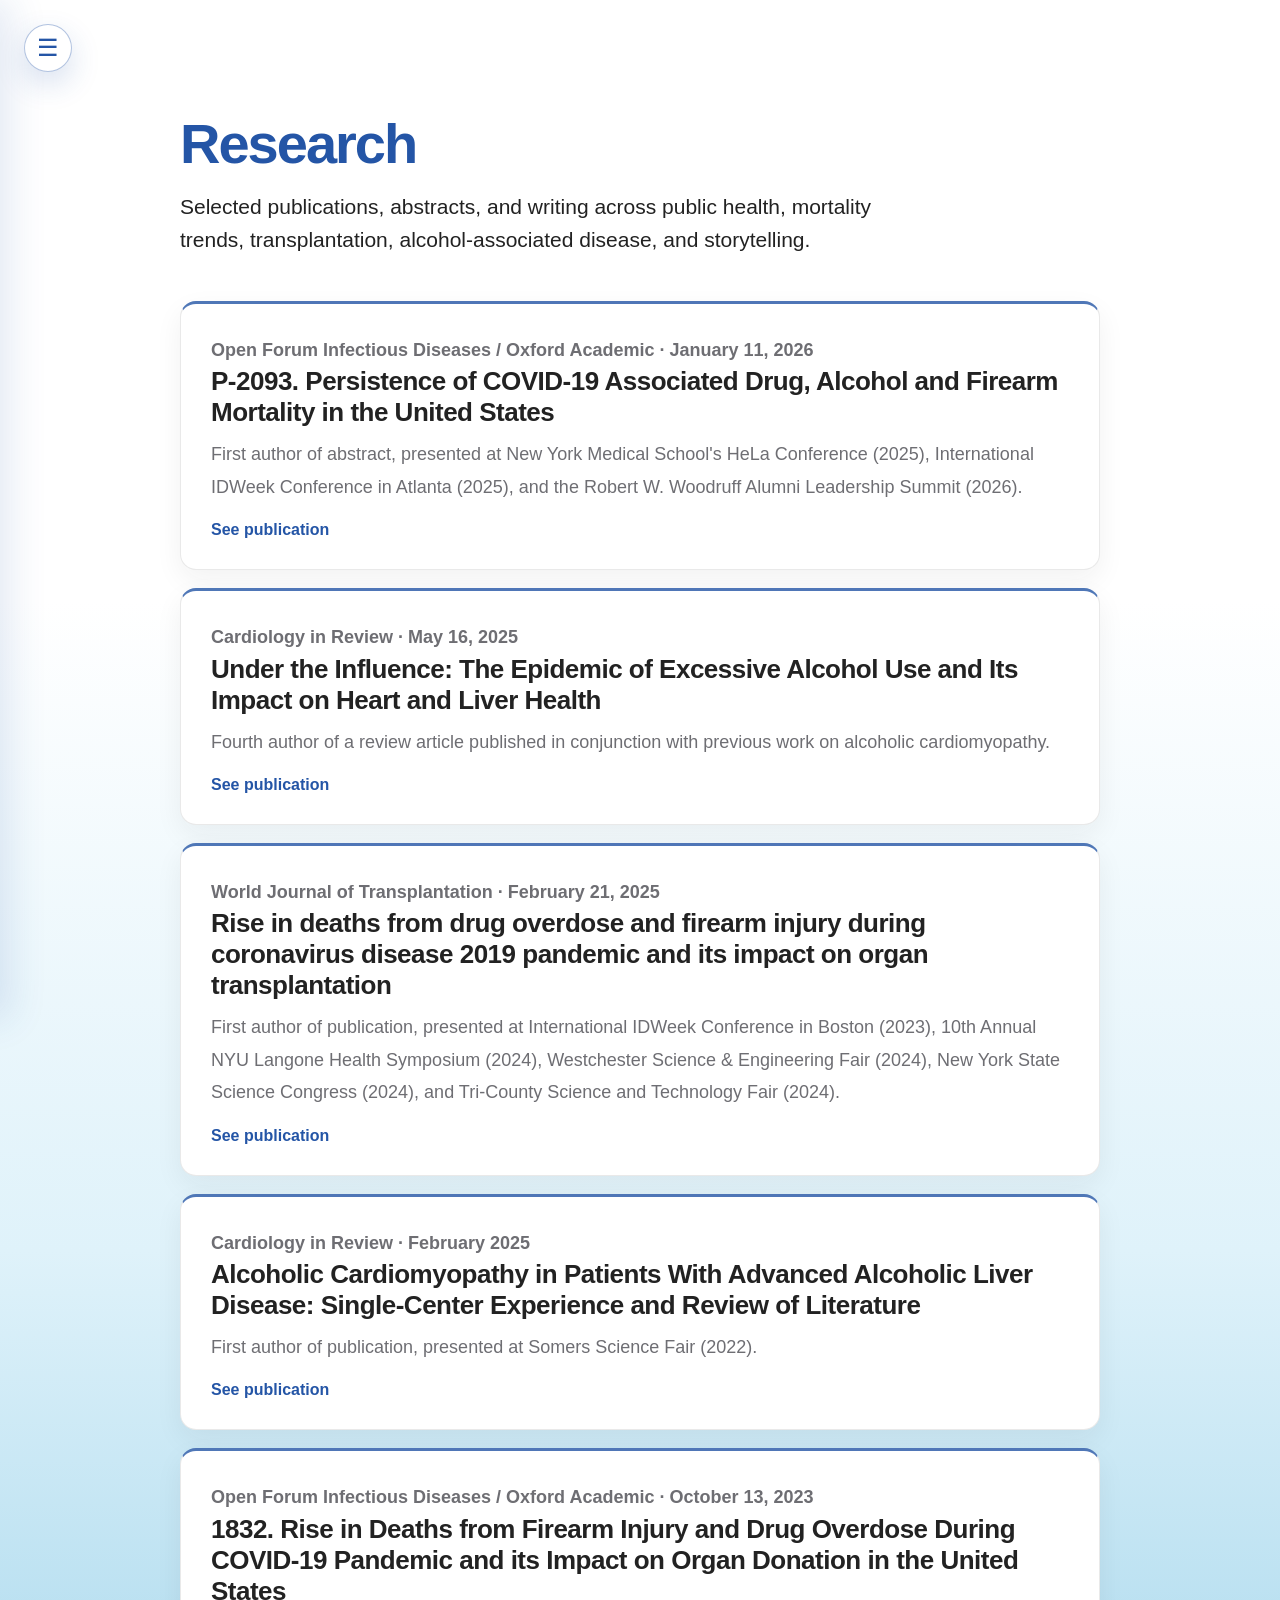
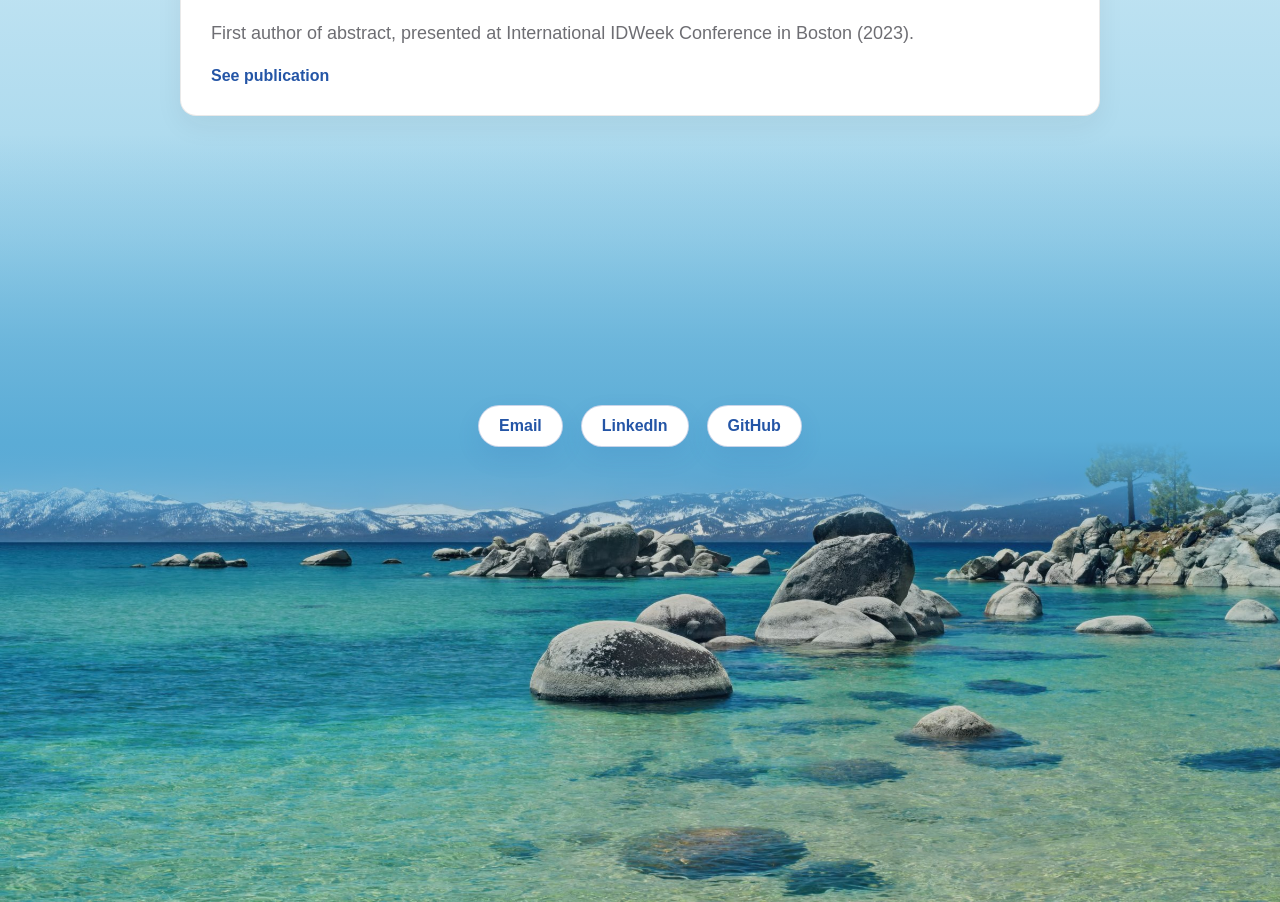
<file: research.html>
<!DOCTYPE html>
<html>
<head>
  <title>Research | Roshan Dhand</title>
  <link rel="stylesheet" href="style.css?v=20260604">
</head>

<body>

  <button class="menu-button" id="menuButton">☰</button>

  <nav class="side-menu" id="sideMenu">
    <a href="index.html">Home</a>
    <a class="active" href="research.html">Research</a>
    <a href="projects.html">Projects</a>
    <a href="updates.html">Updates</a>
    <a href="cv.html">CV</a>
    <a href="contact.html">Contact</a>
  </nav>

  <main class="page">
    <section class="page-header">
      <h1>Research</h1>
      <p>
        Selected publications, abstracts, and writing across public health, mortality trends, transplantation, alcohol-associated disease, and storytelling.
      </p>
    </section>

    <section class="publication-list">
      <article class="tile publication">
        <p class="publication-meta">Open Forum Infectious Diseases / Oxford Academic · January 11, 2026</p>
        <h3>P-2093. Persistence of COVID-19 Associated Drug, Alcohol and Firearm Mortality in the United States</h3>
        <p>
          First author of abstract, presented at New York Medical School's HeLa Conference (2025), International IDWeek Conference in Atlanta (2025), and the Robert W. Woodruff Alumni Leadership Summit (2026).
        </p>
        <a class="publication-link" href="https://pmc.ncbi.nlm.nih.gov/articles/PMC12793407/" target="_blank" rel="noreferrer">See publication</a>
      </article>

      <article class="tile publication">
        <p class="publication-meta">Cardiology in Review · May 16, 2025</p>
        <h3>Under the Influence: The Epidemic of Excessive Alcohol Use and Its Impact on Heart and Liver Health</h3>
        <p>
          Fourth author of a review article published in conjunction with previous work on alcoholic cardiomyopathy.
        </p>
        <a class="publication-link" href="https://journals.lww.com/cardiologyinreview/fulltext/9900/under_the_influence__the_epidemic_of_excessive.501.aspx" target="_blank" rel="noreferrer">See publication</a>
      </article>

      <article class="tile publication">
        <p class="publication-meta">World Journal of Transplantation · February 21, 2025</p>
        <h3>Rise in deaths from drug overdose and firearm injury during coronavirus disease 2019 pandemic and its impact on organ transplantation</h3>
        <p>
          First author of publication, presented at International IDWeek Conference in Boston (2023), 10th Annual NYU Langone Health Symposium (2024), Westchester Science &amp; Engineering Fair (2024), New York State Science Congress (2024), and Tri-County Science and Technology Fair (2024).
        </p>
        <a class="publication-link" href="https://pmc.ncbi.nlm.nih.gov/articles/PMC11886303/" target="_blank" rel="noreferrer">See publication</a>
      </article>

      <article class="tile publication">
        <p class="publication-meta">Cardiology in Review · February 2025</p>
        <h3>Alcoholic Cardiomyopathy in Patients With Advanced Alcoholic Liver Disease: Single-Center Experience and Review of Literature</h3>
        <p>
          First author of publication, presented at Somers Science Fair (2022).
        </p>
        <a class="publication-link" href="https://pubmed.ncbi.nlm.nih.gov/39992100/" target="_blank" rel="noreferrer">See publication</a>
      </article>

      <article class="tile publication">
        <p class="publication-meta">Open Forum Infectious Diseases / Oxford Academic · October 13, 2023</p>
        <h3>1832. Rise in Deaths from Firearm Injury and Drug Overdose During COVID-19 Pandemic and its Impact on Organ Donation in the United States</h3>
        <p>
          First author of abstract, presented at International IDWeek Conference in Boston (2023).
        </p>
        <a class="publication-link" href="https://doi.org/10.1093/ofid/ofad500.1661" target="_blank" rel="noreferrer">See publication</a>
      </article>
    </section>

    <footer>
      <img class="footer-scene-image" src="26-Tahoe-Day.jpg" alt="Lake Tahoe shoreline with clear blue water, rocks, mountains, and sky">
      <div class="footer-links">
        <a class="footer-button" href="mailto:roshan.dhand@emory.edu">Email</a>
        <a class="footer-button" href="https://www.linkedin.com/in/roshandhand" target="_blank" rel="noreferrer">LinkedIn</a>
        <a class="footer-button" href="https://github.com/roshandhand" target="_blank" rel="noreferrer">GitHub</a>
      </div>
    </footer>
  </main>

  <script src="script.js?v=20260604"></script>
</body>
</html>
</file>
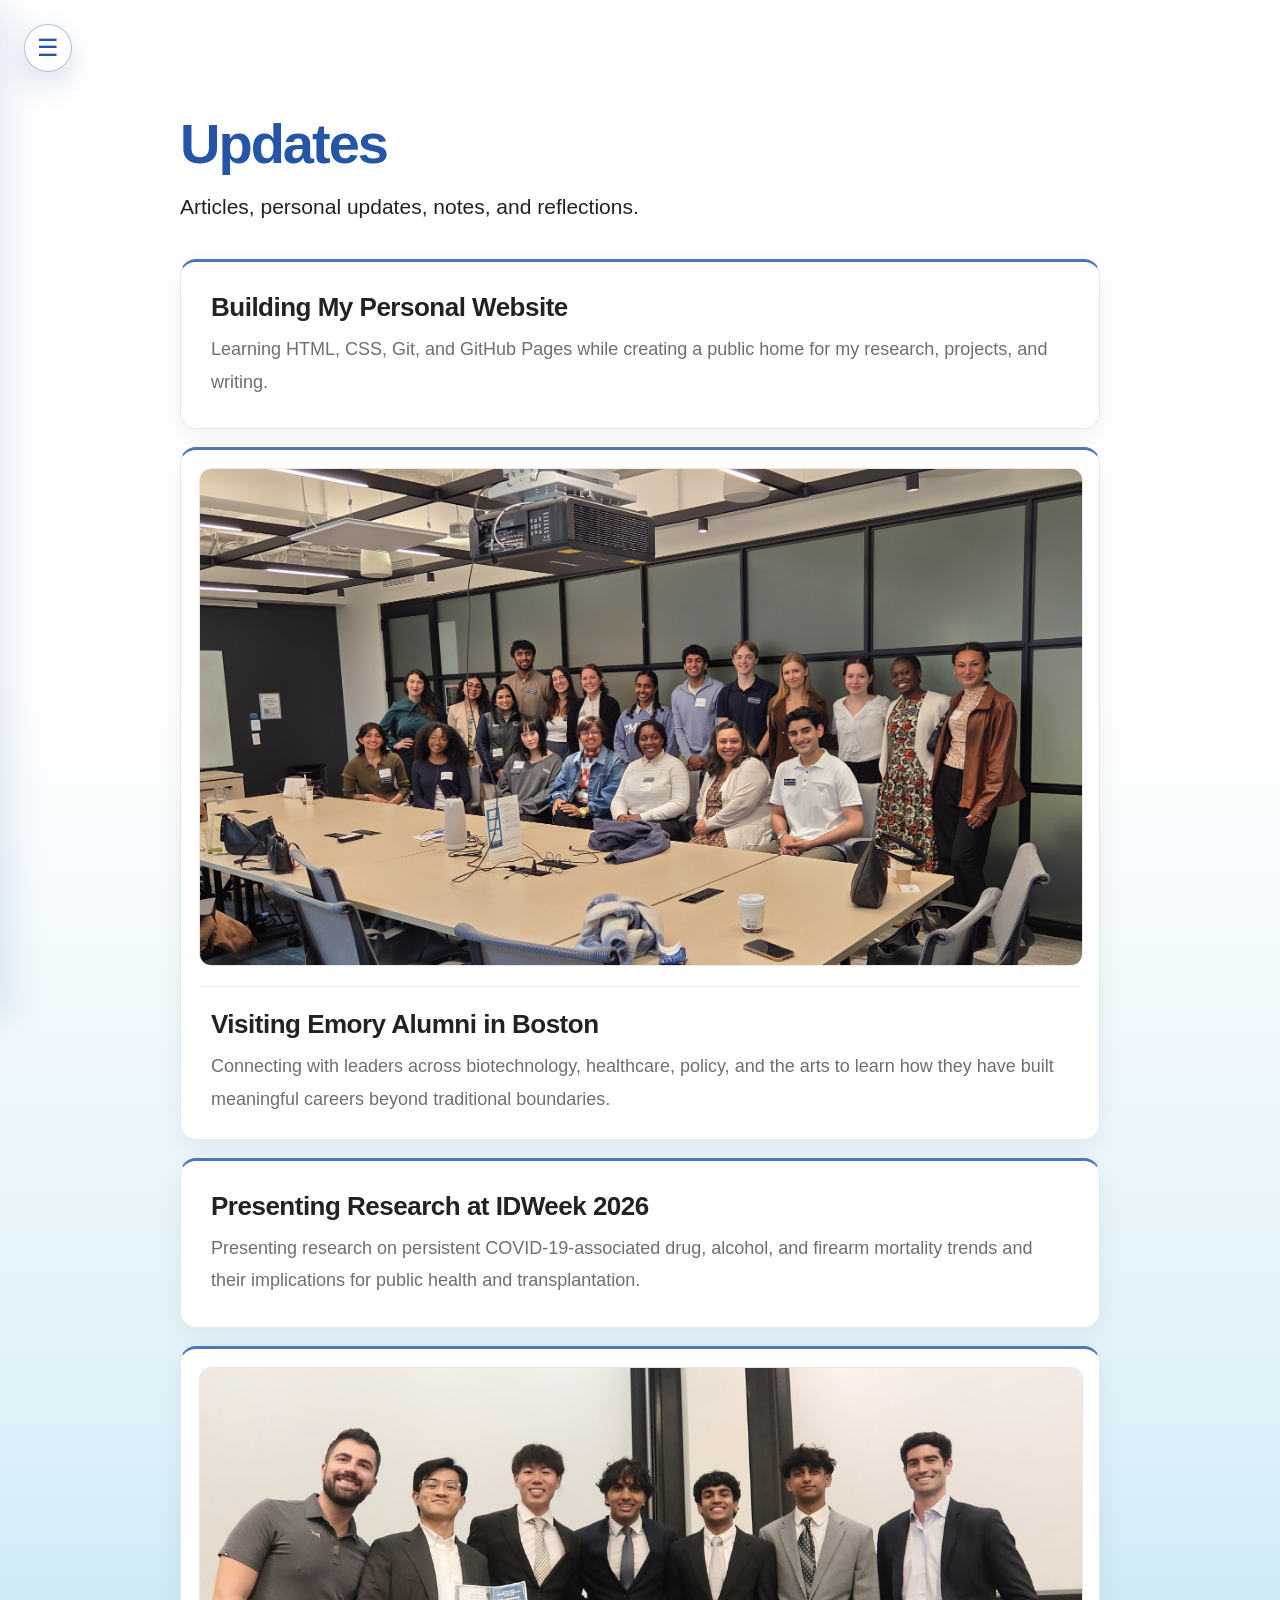
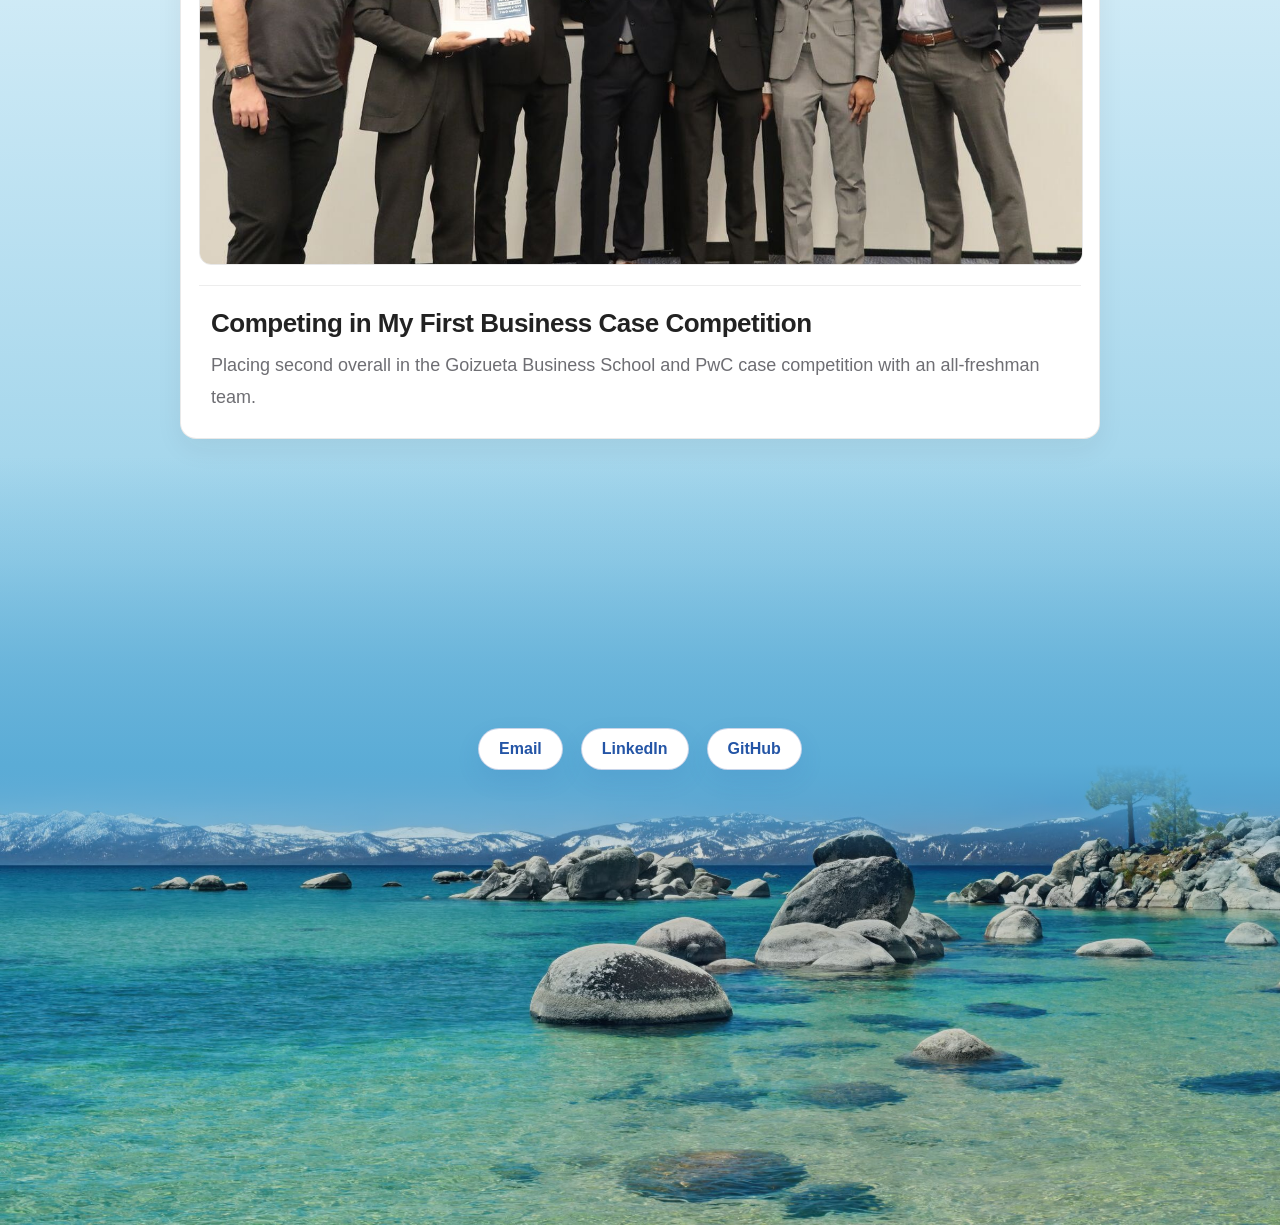
<file: updates.html>
<!DOCTYPE html>
<html>
<head>
  <title>Updates | Roshan Dhand</title>
  <link rel="stylesheet" href="style.css?v=20260604">
</head>

<body>

  <button class="menu-button" id="menuButton">☰</button>

  <nav class="side-menu" id="sideMenu">
    <a href="index.html">Home</a>
    <a href="research.html">Research</a>
    <a href="projects.html">Projects</a>
    <a class="active" href="updates.html">Updates</a>
    <a href="cv.html">CV</a>
    <a href="contact.html">Contact</a>
  </nav>

  <main class="page">
    <section class="page-header">
      <h1>Updates</h1>
      <p>
        Articles, personal updates, notes, and reflections.
      </p>
    </section>

    <section class="recent">
      <a class="tile tile-link" href="building-personal-website.html">
        <h3>Building My Personal Website</h3>
        <p>
          Learning HTML, CSS, Git, and GitHub Pages while creating a public home for my research, projects, and writing.
        </p>
      </a>

      <a class="tile tile-link update-card" href="visiting-emory-alumni-boston.html">
        <img class="update-preview people-preview" src="assets/boston-alumni-1.jpg" alt="Emory Scholars meeting alumni and professionals in Boston">
        <div class="update-card-content">
          <h3>Visiting Emory Alumni in Boston</h3>
          <p>
            Connecting with leaders across biotechnology, healthcare, policy, and the arts to learn how they have built meaningful careers beyond traditional boundaries.
          </p>
        </div>
      </a>

      <a class="tile tile-link" href="presenting-research-idweek-2026.html">
        <h3>Presenting Research at IDWeek 2026</h3>
        <p>
          Presenting research on persistent COVID-19-associated drug, alcohol, and firearm mortality trends and their implications for public health and transplantation.
        </p>
      </a>

      <a class="tile tile-link update-card" href="pwc-goizueta-case-competition.html">
        <img class="update-preview people-preview" src="assets/pwc-case-competition-team.jpeg" alt="Case competition finalists and PwC professionals after the presentation">
        <div class="update-card-content">
          <h3>Competing in My First Business Case Competition</h3>
          <p>
            Placing second overall in the Goizueta Business School and PwC case competition with an all-freshman team.
          </p>
        </div>
      </a>
    </section>

    <footer>
      <img class="footer-scene-image" src="26-Tahoe-Day.jpg" alt="Lake Tahoe shoreline with clear blue water, rocks, mountains, and sky">
      <div class="footer-links">
        <a class="footer-button" href="mailto:roshan.dhand@emory.edu">Email</a>
        <a class="footer-button" href="https://www.linkedin.com/in/roshandhand" target="_blank" rel="noreferrer">LinkedIn</a>
        <a class="footer-button" href="https://github.com/roshandhand" target="_blank" rel="noreferrer">GitHub</a>
      </div>
    </footer>
  </main>

  <script src="script.js?v=20260604"></script>
</body>
</html>
</file>
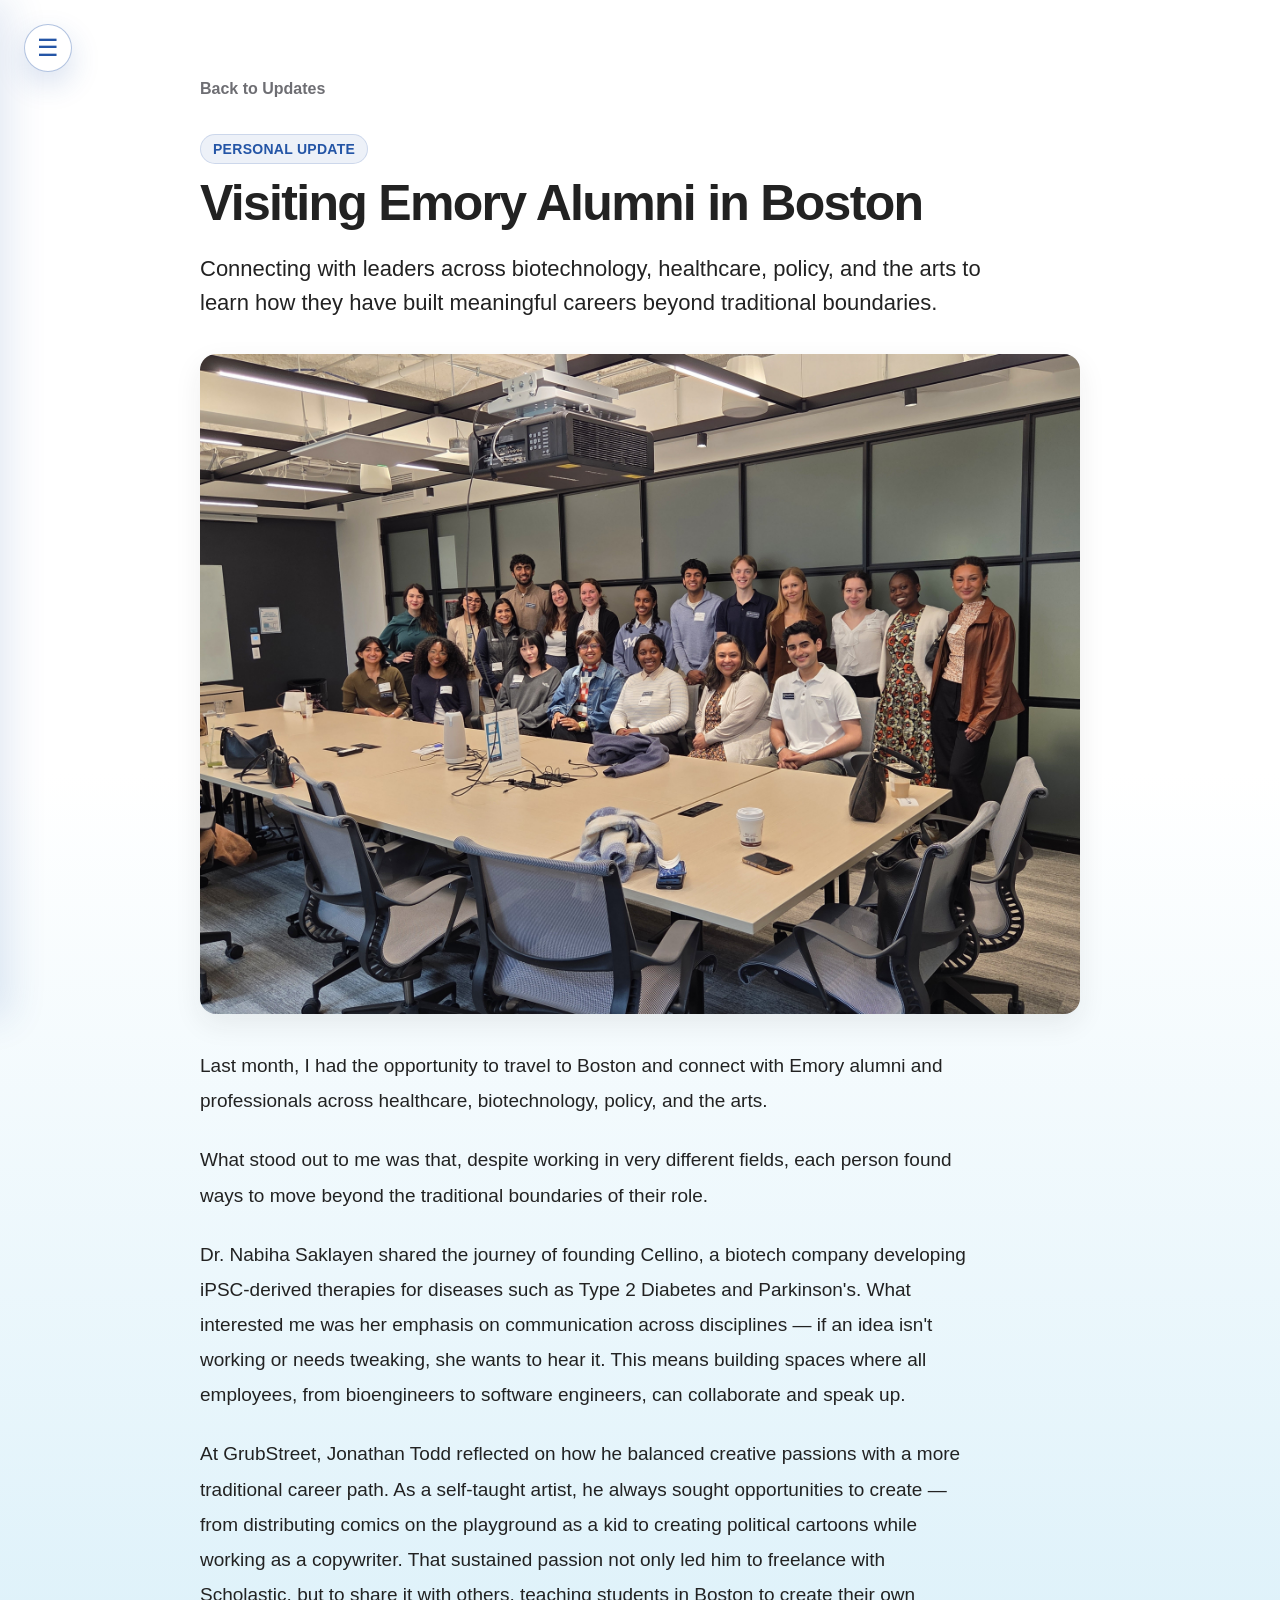
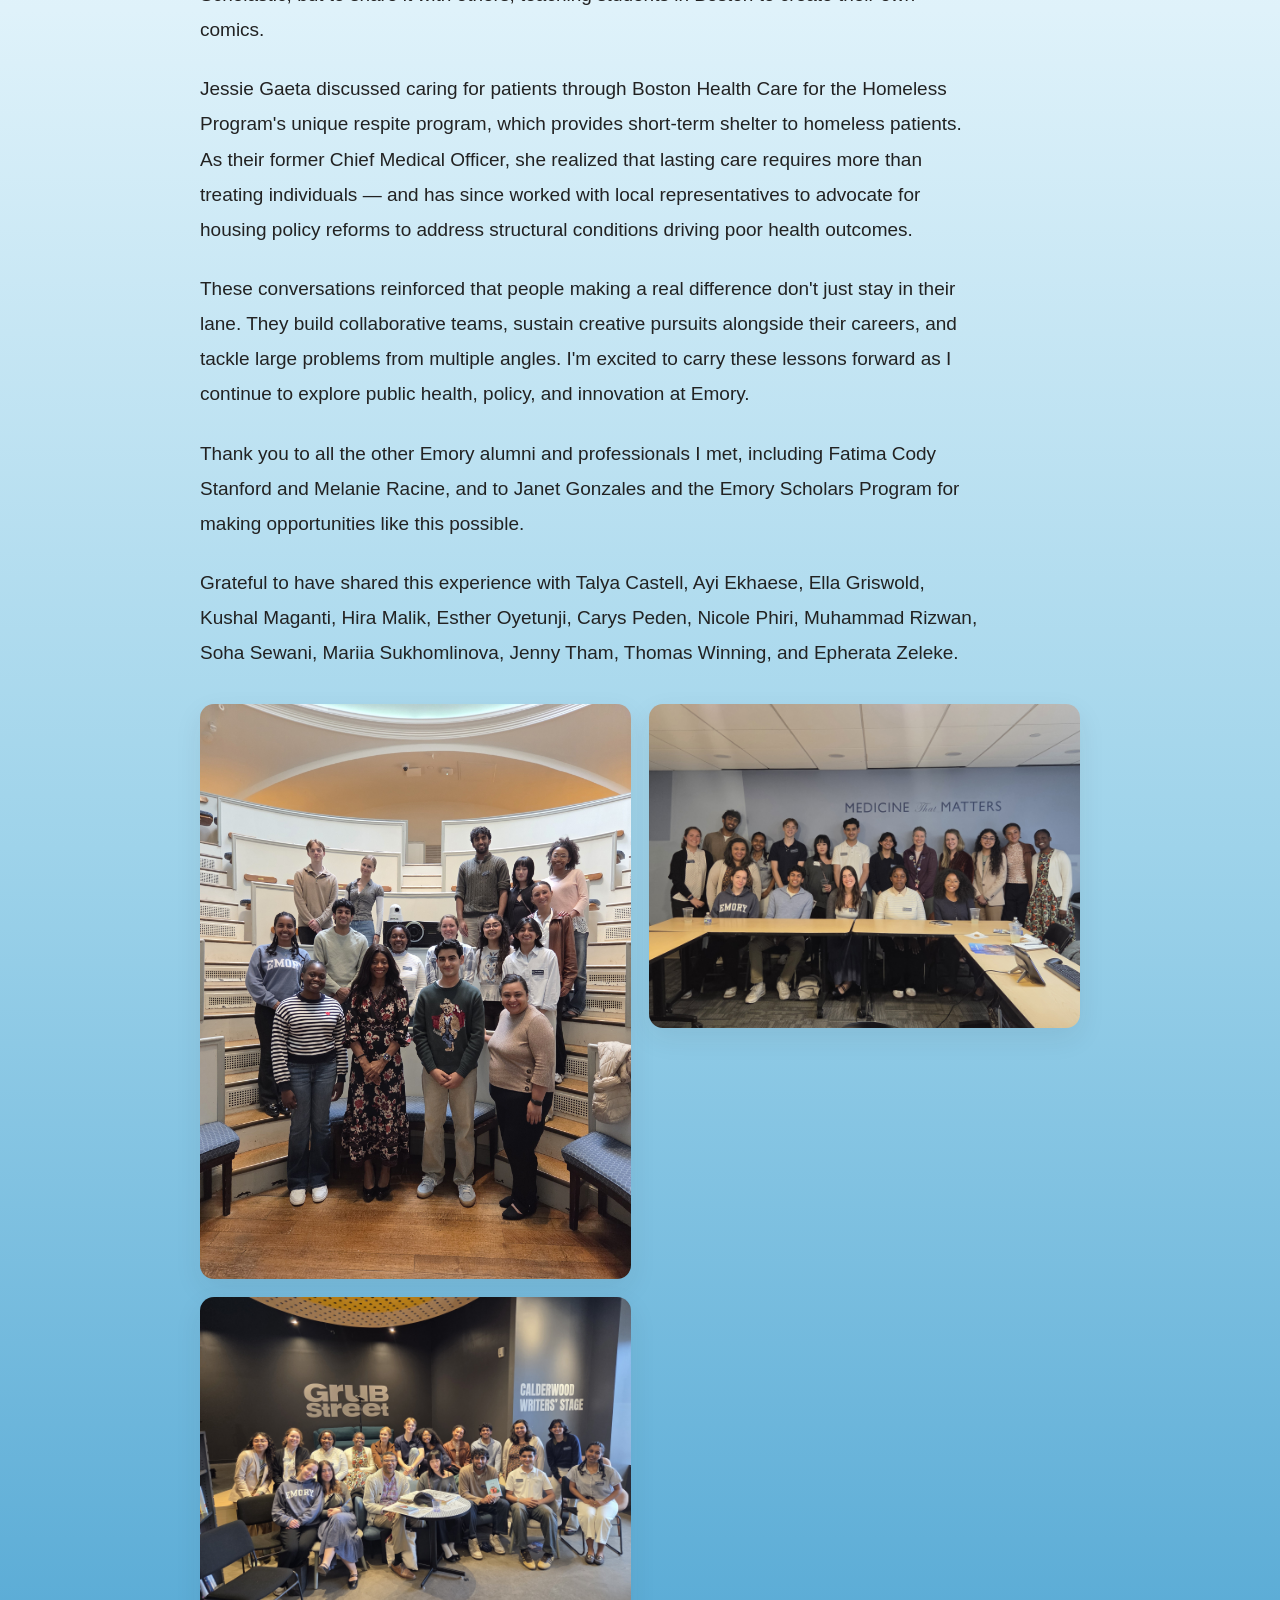
<file: visiting-emory-alumni-boston.html>
<!DOCTYPE html>
<html>
<head>
  <title>Visiting Emory Alumni in Boston | Roshan Dhand</title>
  <link rel="stylesheet" href="style.css?v=20260604">
</head>

<body>

  <button class="menu-button" id="menuButton">☰</button>

  <nav class="side-menu" id="sideMenu">
    <a href="index.html">Home</a>
    <a href="research.html">Research</a>
    <a href="projects.html">Projects</a>
    <a class="active" href="updates.html">Updates</a>
    <a href="cv.html">CV</a>
    <a href="contact.html">Contact</a>
  </nav>

  <main class="page article">
    <a class="back-link" href="updates.html">Back to Updates</a>
    <p class="article-meta">Personal Update</p>
    <h1>Visiting Emory Alumni in Boston</h1>
    <p class="article-summary">
      Connecting with leaders across biotechnology, healthcare, policy, and the arts to learn how they have built meaningful careers beyond traditional boundaries.
    </p>

    <img class="article-hero" src="assets/boston-alumni-1.jpg" alt="Emory Scholars meeting alumni and professionals in Boston">

    <section class="article-body">
      <p>Last month, I had the opportunity to travel to Boston and connect with Emory alumni and professionals across healthcare, biotechnology, policy, and the arts.</p>

      <p>What stood out to me was that, despite working in very different fields, each person found ways to move beyond the traditional boundaries of their role.</p>

      <p>Dr. Nabiha Saklayen shared the journey of founding Cellino, a biotech company developing iPSC-derived therapies for diseases such as Type 2 Diabetes and Parkinson's. What interested me was her emphasis on communication across disciplines — if an idea isn't working or needs tweaking, she wants to hear it. This means building spaces where all employees, from bioengineers to software engineers, can collaborate and speak up.</p>

      <p>At GrubStreet, Jonathan Todd reflected on how he balanced creative passions with a more traditional career path. As a self-taught artist, he always sought opportunities to create — from distributing comics on the playground as a kid to creating political cartoons while working as a copywriter. That sustained passion not only led him to freelance with Scholastic, but to share it with others, teaching students in Boston to create their own comics.</p>

      <p>Jessie Gaeta discussed caring for patients through Boston Health Care for the Homeless Program's unique respite program, which provides short-term shelter to homeless patients. As their former Chief Medical Officer, she realized that lasting care requires more than treating individuals — and has since worked with local representatives to advocate for housing policy reforms to address structural conditions driving poor health outcomes.</p>

      <p>These conversations reinforced that people making a real difference don't just stay in their lane. They build collaborative teams, sustain creative pursuits alongside their careers, and tackle large problems from multiple angles. I'm excited to carry these lessons forward as I continue to explore public health, policy, and innovation at Emory.</p>

      <p>Thank you to all the other Emory alumni and professionals I met, including Fatima Cody Stanford and Melanie Racine, and to Janet Gonzales and the Emory Scholars Program for making opportunities like this possible.</p>

      <p>Grateful to have shared this experience with Talya Castell, Ayi Ekhaese, Ella Griswold, Kushal Maganti, Hira Malik, Esther Oyetunji, Carys Peden, Nicole Phiri, Muhammad Rizwan, Soha Sewani, Mariia Sukhomlinova, Jenny Tham, Thomas Winning, and Epherata Zeleke.</p>
    </section>

    <section class="article-gallery">
      <img src="assets/boston-alumni-2.jpg" alt="Emory Scholars group photo during Boston alumni visit">
      <img src="assets/boston-alumni-3.jpg" alt="Emory Scholars visiting Medicine That Matters">
      <img src="assets/boston-alumni-4.jpg" alt="Emory Scholars at GrubStreet">
    </section>
  </main>

  <script src="script.js?v=20260604"></script>
</body>
</html>
</file>
<file: style.css>
:root {
  --blue: #2455a6;
  --text: #222222;
  --gray: #6e6e73;
  --white: #ffffff;
}

body {
  margin: 0;
  font-family: -apple-system, BlinkMacSystemFont, "SF Pro Display", "Segoe UI", Arial, sans-serif;
  background: linear-gradient(180deg, var(--white) 0%, var(--white) 24%, #dff2fa 50%, #9ed3ea 76%, #5bacd6 100%);
  color: var(--text);
}

.menu-button {
  position: fixed;
  top: 24px;
  left: 24px;
  z-index: 1001;
  background: var(--white);
  color: var(--blue);
  border: 1px solid rgba(36, 85, 166, 0.35);
  border-radius: 50%;
  width: 48px;
  height: 48px;
  font-size: 24px;
  cursor: pointer;
  box-shadow: 0 12px 30px rgba(36, 85, 166, 0.18);
}

.side-menu {
  position: fixed;
  top: 0;
  left: -280px;
  width: 230px;
  height: 100vh;
  background: var(--white);
  border-right: 1px solid rgba(36, 85, 166, 0.14);
  padding: 95px 24px 24px;
  transition: left 0.3s ease;
  z-index: 1000;
  box-shadow: 12px 0 35px rgba(36, 85, 166, 0.12);
}

.side-menu.open {
  left: 0;
}

.side-menu a {
  display: block;
  color: var(--text);
  text-decoration: none;
  font-size: 20px;
  font-weight: 650;
  margin-bottom: 24px;
  letter-spacing: -0.3px;
}

.side-menu a:hover {
  color: var(--blue);
}

.side-menu a.active {
  color: var(--blue);
}

.page {
  max-width: 920px;
  margin: 0 auto;
  padding: 80px 24px 0;
}

.page-header {
  padding: 35px 0 36px;
}

.page-header h1 {
  color: var(--blue);
  font-size: 56px;
  font-weight: 750;
  letter-spacing: -2px;
  line-height: 1.05;
  margin: 0 0 16px;
}

.page-header p {
  color: var(--text);
  font-size: 21px;
  line-height: 1.6;
  margin: 0;
  max-width: 720px;
}

.intro {
  text-align: center;
  padding: 20px 0 70px;
}

.intro h1 {
  font-family: Arial, Helvetica, sans-serif;
  font-size: 64px;
  line-height: 1.05;
  letter-spacing: -1.5px;
  word-spacing: -0.04em;
  margin: 0 0 18px;
  font-weight: 700;
}

.intro-description {
  max-width: 860px;
  margin: 0 auto 8px;
  font-size: 24px;
  line-height: 1.55;
  letter-spacing: -0.4px;
}

.intro-primary {
  color: var(--text);
}

.intro-subtitle {
  color: var(--gray);
  font-size: 21px;
  line-height: 1.5;
  margin: 0 auto 36px;
  max-width: 720px;
}

.profile-pic {
  width: 310px;
  height: 310px;
  object-fit: cover;
  border-radius: 34px;
  box-shadow: 0 24px 55px rgba(36, 85, 166, 0.18);
  border: 1px solid rgba(36, 85, 166, 0.12);
}

.recent h2 {
  font-size: 50px;
  letter-spacing: -1.5px;
  margin: 0 0 26px;
  color: var(--blue);
  font-weight: 750;
}

.tile {
  background: var(--white);
  border: 1px solid rgba(34, 34, 34, 0.10);
  border-top: 3px solid rgba(36, 85, 166, 0.80);
  border-radius: 16px;
  padding: 30px;
  margin-bottom: 18px;
  box-shadow: 0 10px 28px rgba(34, 34, 34, 0.06);
  transition: border-color 0.2s ease, box-shadow 0.2s ease, transform 0.2s ease;
}

.tile-link {
  color: inherit;
  display: block;
  text-decoration: none;
}

.blank-tile {
  min-height: 120px;
}

.tile:hover {
  transform: translateY(-3px);
  border-color: rgba(34, 34, 34, 0.10);
  border-top-color: rgba(36, 85, 166, 0.80);
  box-shadow: 0 18px 38px rgba(34, 34, 34, 0.10);
}

.tile h3 {
  margin: 0 0 10px;
  font-size: 26px;
  font-weight: 750;
  letter-spacing: -0.5px;
  color: var(--text);
}

.tile p {
  color: var(--gray);
  line-height: 1.8;
  font-size: 18px;
  margin: 0;
}

.update-card {
  padding: 18px;
}

.update-preview {
  aspect-ratio: 16 / 9;
  border: 1px solid rgba(34, 34, 34, 0.10);
  border-radius: 12px;
  display: block;
  object-fit: cover;
  width: 100%;
}

.people-preview {
  object-position: center 18%;
}

.home-recent .update-preview {
  aspect-ratio: 21 / 8;
}

.update-card-content {
  border-top: 1px solid rgba(34, 34, 34, 0.08);
  margin-top: 20px;
  padding: 22px 12px 6px;
}

.publication-list {
  margin-top: 8px;
}

.publication-meta {
  color: var(--blue);
  font-size: 15px;
  font-weight: 700;
  letter-spacing: 0;
  margin-bottom: 10px;
}

.publication-link {
  color: var(--blue);
  display: inline-block;
  font-size: 16px;
  font-weight: 700;
  margin-top: 18px;
  text-decoration: none;
}

.publication-link:hover {
  text-decoration: underline;
}

.cv-section {
  margin-bottom: 44px;
}

.cv-note {
  color: var(--gray);
  font-size: 18px;
  font-weight: 700;
  margin-top: 14px;
}

.cv-section h2 {
  color: var(--blue);
  font-size: 34px;
  font-weight: 750;
  letter-spacing: -0.8px;
  margin: 0 0 18px;
}

.cv-item {
  padding: 26px 30px;
}

.cv-meta {
  color: var(--blue);
  font-size: 16px;
  font-weight: 700;
  margin-bottom: 14px;
}

.cv-list {
  color: var(--gray);
  font-size: 17px;
  line-height: 1.65;
  margin: 0;
  padding-left: 20px;
}

.cv-list li {
  margin-bottom: 10px;
}

.cv-list li:last-child {
  margin-bottom: 0;
}

.contact-card h3 {
  color: var(--blue);
  margin-bottom: 6px;
}

.tile .contact-preview {
  color: var(--text);
  font-size: 18px;
  font-weight: 700;
  line-height: 1.45;
  margin-bottom: 8px;
}

.article {
  max-width: 880px;
}

.article-meta {
  background: rgba(36, 85, 166, 0.08);
  border: 1px solid rgba(36, 85, 166, 0.16);
  border-radius: 999px;
  color: var(--blue);
  display: block;
  font-size: 14px;
  font-weight: 700;
  letter-spacing: 0.02em;
  margin: 0 0 12px;
  padding: 6px 12px;
  text-transform: uppercase;
  width: fit-content;
}

.article h1 {
  color: var(--text);
  font-size: 50px;
  font-weight: 750;
  letter-spacing: -1.7px;
  line-height: 1.08;
  margin: 0 0 22px;
}

.article-summary {
  color: var(--text);
  font-size: 22px;
  line-height: 1.55;
  margin: 0 0 34px;
  max-width: 800px;
}

.article-hero {
  border-radius: 16px;
  box-shadow: 0 10px 28px rgba(34, 34, 34, 0.08);
  display: block;
  margin: 0 0 34px;
  width: 100%;
}

.article-body {
  max-width: 780px;
}

.article-body p {
  color: var(--text);
  font-size: 19px;
  line-height: 1.85;
  margin: 0 0 24px;
}

.article-list {
  color: var(--text);
  font-size: 18px;
  line-height: 1.75;
  margin: 0 0 24px;
  padding-left: 22px;
}

.article-list li {
  margin-bottom: 10px;
}

.article-gallery {
  display: grid;
  gap: 18px;
  grid-template-columns: repeat(2, minmax(0, 1fr));
  margin-top: 34px;
}

.article-gallery img {
  border-radius: 14px;
  box-shadow: 0 10px 28px rgba(34, 34, 34, 0.08);
  display: block;
  width: 100%;
}

.back-link {
  color: var(--gray);
  display: block;
  font-size: 16px;
  font-weight: 650;
  margin-bottom: 36px;
  text-decoration: none;
}

.back-link:hover {
  text-decoration: underline;
}

footer {
  --footer-sky-height: clamp(180px, 24vw, 420px);
  box-sizing: border-box;
  isolation: isolate;
  margin-left: calc(50% - 50vw);
  margin-right: calc(50% - 50vw);
  margin-top: 0;
  padding: 0;
  overflow: hidden;
  position: relative;
  width: 100vw;
}

footer::before {
  background: linear-gradient(180deg, rgba(91, 172, 214, 0) 0%, rgba(91, 172, 214, 0.30) 34%, rgba(91, 172, 214, 0.72) 68%, #5bacd6 100%);
  content: "";
  display: block;
  height: var(--footer-sky-height);
  width: 100%;
}

footer::after {
  background: linear-gradient(180deg, #5bacd6 0%, rgba(91, 172, 214, 0.70) 34%, rgba(91, 172, 214, 0) 100%);
  content: "";
  height: 92px;
  left: 0;
  pointer-events: none;
  position: absolute;
  right: 0;
  top: var(--footer-sky-height);
  z-index: 1;
}

.footer-scene-image {
  display: block;
  height: auto;
  position: relative;
  width: 100%;
  z-index: 0;
}

.footer-links {
  align-items: center;
  display: flex;
  gap: 18px;
  justify-content: center;
  left: 50%;
  position: absolute;
  top: calc(var(--footer-sky-height) - clamp(4px, 1.2vw, 22px));
  transform: translate(-50%, -50%);
  width: min(620px, calc(100% - 48px));
  z-index: 2;
}

.footer-button {
  align-items: center;
  box-sizing: border-box;
  color: var(--blue);
  background: var(--white);
  border: 1px solid rgba(36, 85, 166, 0.25);
  border-radius: 999px;
  display: inline-flex;
  flex: 0 0 auto;
  font-size: 16px;
  height: 42px;
  min-height: 0;
  padding: 0 20px;
  justify-content: center;
  line-height: 1;
  text-decoration: none;
  font-weight: 700;
  box-shadow: 0 10px 25px rgba(36, 85, 166, 0.10);
  position: relative;
  transition: transform 0.2s ease, box-shadow 0.2s ease;
  z-index: 1;
}

.footer-button:hover {
  transform: translateY(-2px);
  box-shadow: 0 16px 32px rgba(36, 85, 166, 0.16);
}

@media (max-width: 700px) {
  .intro h1 {
    font-size: 42px;
  }

  .intro-description {
    font-size: 19px;
    max-width: 100%;
  }

  .profile-pic {
    width: 230px;
    height: 230px;
  }

  .recent h2 {
    font-size: 36px;
  }

  .page-header h1 {
    font-size: 42px;
  }

  .page-header p {
    font-size: 18px;
  }

  .tile h3 {
    font-size: 22px;
  }

  .tile p {
    font-size: 16px;
  }

  .cv-section h2 {
    font-size: 28px;
  }

  .cv-list {
    font-size: 16px;
  }

  .article h1 {
    font-size: 38px;
  }

  .article-summary {
    font-size: 19px;
  }

  .article-body p {
    font-size: 17px;
  }

  .article-gallery {
    grid-template-columns: 1fr;
  }
}
</file>
